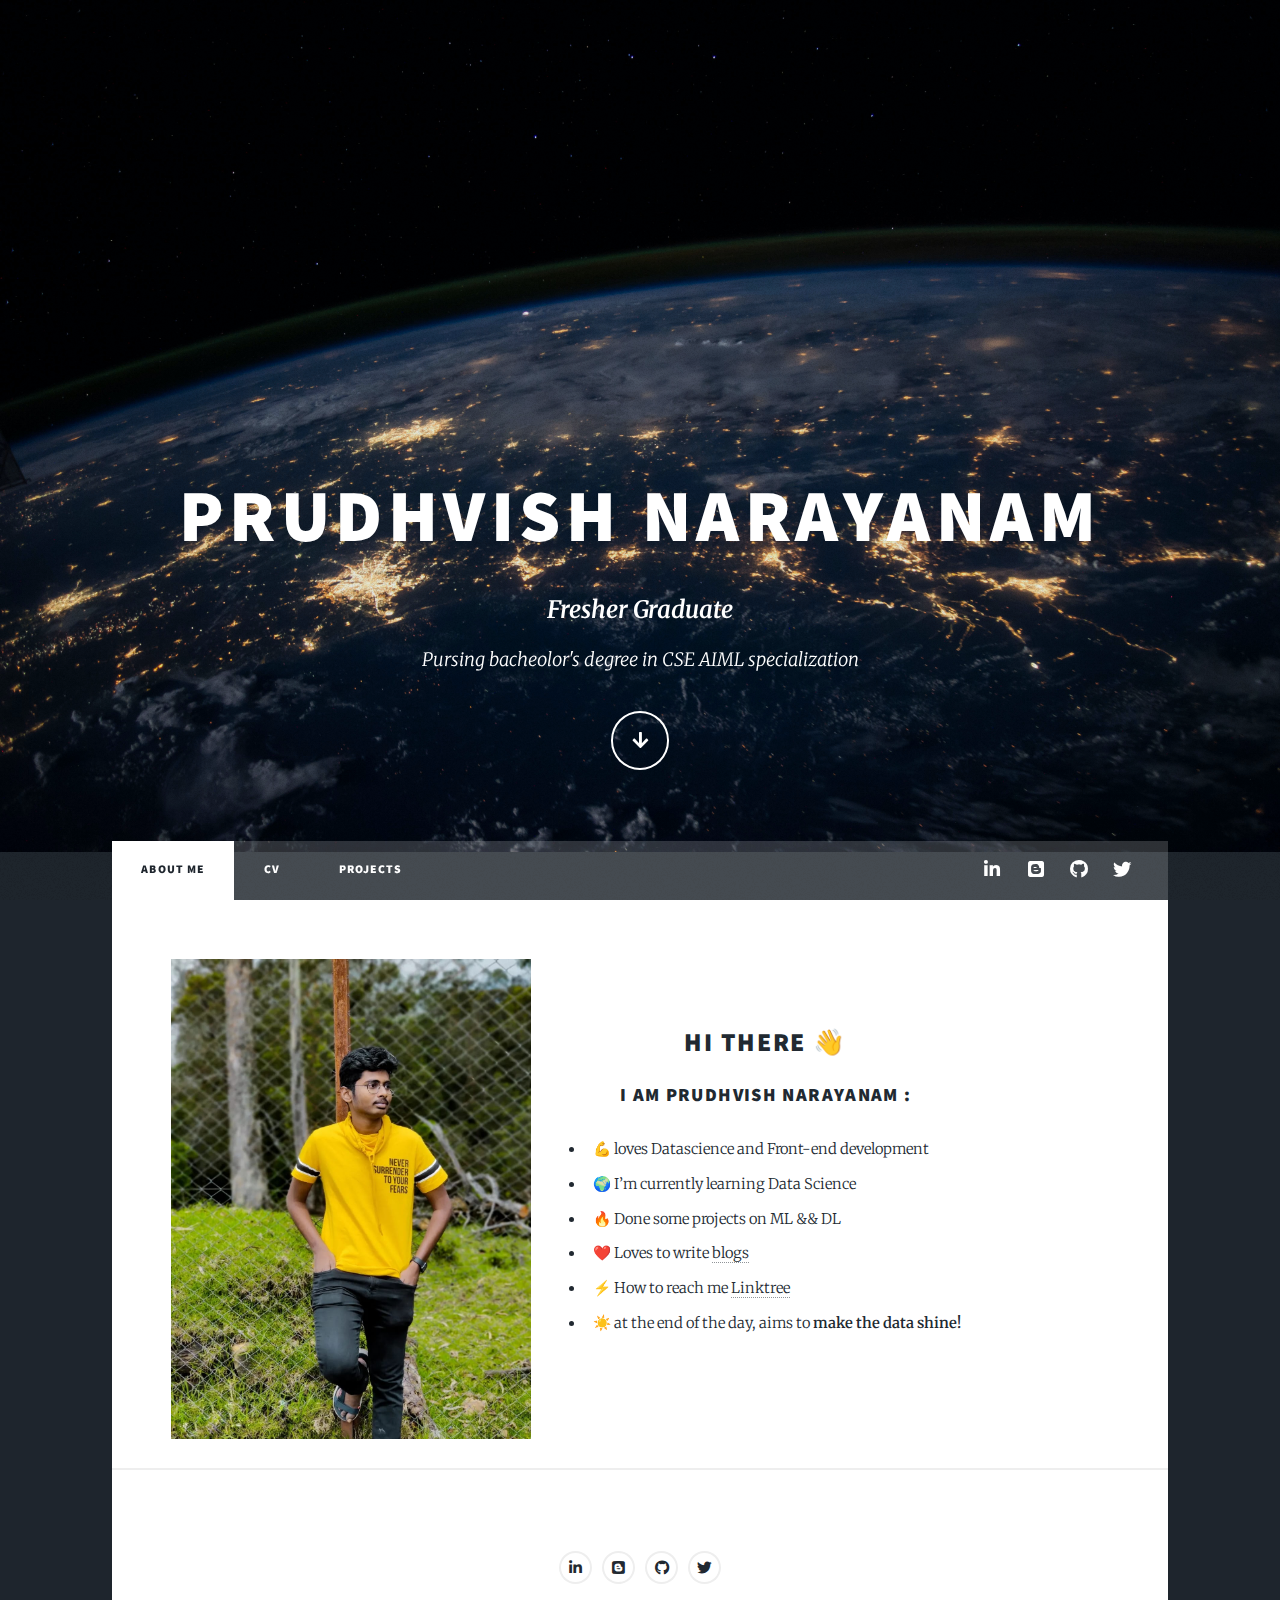
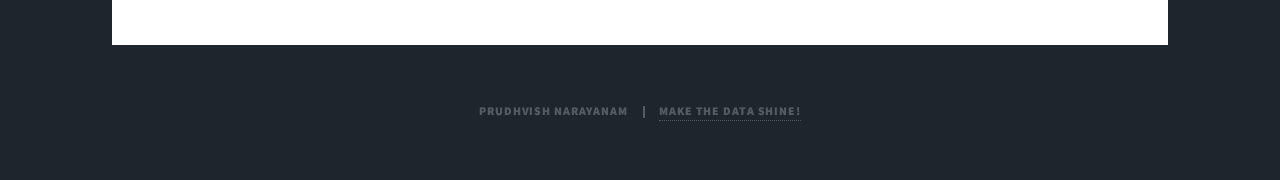
<file: index.html>
<!DOCTYPE HTML>
<!--
	Massively by HTML5 UP
	html5up.net | @ajlkn
	Free for personal and commercial use under the CCA 3.0 license (html5up.net/license)
-->
<html>
	<head>
		<title>Prudhvish Narayanam</title>
		<meta charset="utf-8" />
		<meta name="viewport" content="width=device-width, initial-scale=1, user-scalable=no" />
		<link rel="stylesheet" href="assets/css/main.css" />
		<noscript><link rel="stylesheet" href="assets/css/noscript.css" /></noscript>
	</head>
	<body class="is-preload">

		<!-- Wrapper -->
			<div id="wrapper" class="fade-in">

				<!-- Intro -->
					<div id="intro">
						<h1>
						Prudhvish Narayanam
						</h1>
						<p><b><font size=5px>Fresher Graduate</font></b><br> Pursing bacheolor's degree in CSE AIML specialization </br> </p>
						<ul class="actions">
							<li><a href="#header" class="button icon solid solo fa-arrow-down scrolly">Continue</a></li>
						</ul>
					</div>

				<!-- Header -->
					<header id="header">
						<a href="index.html" class="logo">Make the data shine!</a>
					</header>

				<!-- Nav -->
					<nav id="nav">
						<ul class="links">
							<li class="active"><a href="index.html">About Me</a></li>
							<li><a href="generic.html">CV</a></li>
							<li><a href="elements.html">Projects</a></li>
						</ul>
						<ul class="icons">
							<li><a href="mailto:prudhvish@gmail.com" class="icon brands fa-Envelope"><span class="label">Mail</span></a></li>
							<li><a href="https://www.linkedin.com/in/prudhvish11/" class="icon brands fa-linkedin-in"><span class="label">LinkedIn</span></a></li>
							<li><a href="https://reasonswhy77.blogspot.com/" class="icon brands fa-blogger"><span class="label">Medium</span></a></li>
							<li><a href="https://github.com/prudhvish11" class="icon brands fa-github"><span class="label">GitHub</span></a></li>
							<li><a href="https://twitter.com/prudhvish11" class="icon brands fa-twitter"><span class="label">Twitter</span></a></li>
						</ul>
					</nav>

				<!-- Main -->
					<div id="main">
						<!-- Featured Post -->
						<div class="image-txt-container">
							<img src="images/pic10.jpg" width="360" height="480">
							<article class="post featured">

								<center>
								<h2>
									Hi there 👋
								</h2>
								<h3>I am Prudhvish Narayanam :</h3></center>
								<ul>
								<li>💪 loves Datascience and Front-end development</li>
								<li>🌍 I’m currently learning Data Science </li>
								<li>🔥 Done some projects on ML && DL</li>
								<li>❤️ Loves to write <a href="https://reasonswhy77.blogspot.com/">blogs</a></li>
								<li>⚡ How to reach me <a href="https://linktr.ee/prudhvishn">Linktree</a></li>
								<li>☀️ at the end of the day, aims to <b>make the data shine!</b></li>
								</ul>
							</article>
						  </div>

							</section>

						<!-- Footer -->
							<footer>

								<center>

									<section>
										<h3></h3>
										<ul class="icons alt">
											<li><a href="https://www.linkedin.com/in/prudhvish11/" class="icon brands fa-linkedin-in"><span class="label">LinkedIn</span></a></li>
											<li><a href="https://reasonswhy77.blogspot.com/" class="icon brands fa-blogger"><span class="label">Medium</span></a></li>
											<li><a href="https://github.com/prudhvish11" class="icon brands fa-github"><span class="label">GitHub</span></a></li>
											<li><a href="https://twitter.com/prudhvish11" class="icon brands fa-twitter"><span class="label">Twitter</span></a></li>
										</ul>

								</section>
							</center>
							</footer>

					</div>





				<!-- Copyright -->
					<div id="copyright">
						<ul><li>Prudhvish Narayanam</li><li> <a href="#">Make the data shine!</a></li></ul>
					</div>

			</div>

		<!-- Scripts -->
			<script src="assets/js/jquery.min.js"></script>
			<script src="assets/js/jquery.scrollex.min.js"></script>
			<script src="assets/js/jquery.scrolly.min.js"></script>
			<script src="assets/js/browser.min.js"></script>
			<script src="assets/js/breakpoints.min.js"></script>
			<script src="assets/js/util.js"></script>
			<script src="assets/js/main.js"></script>

	</body>
</html>
</file>
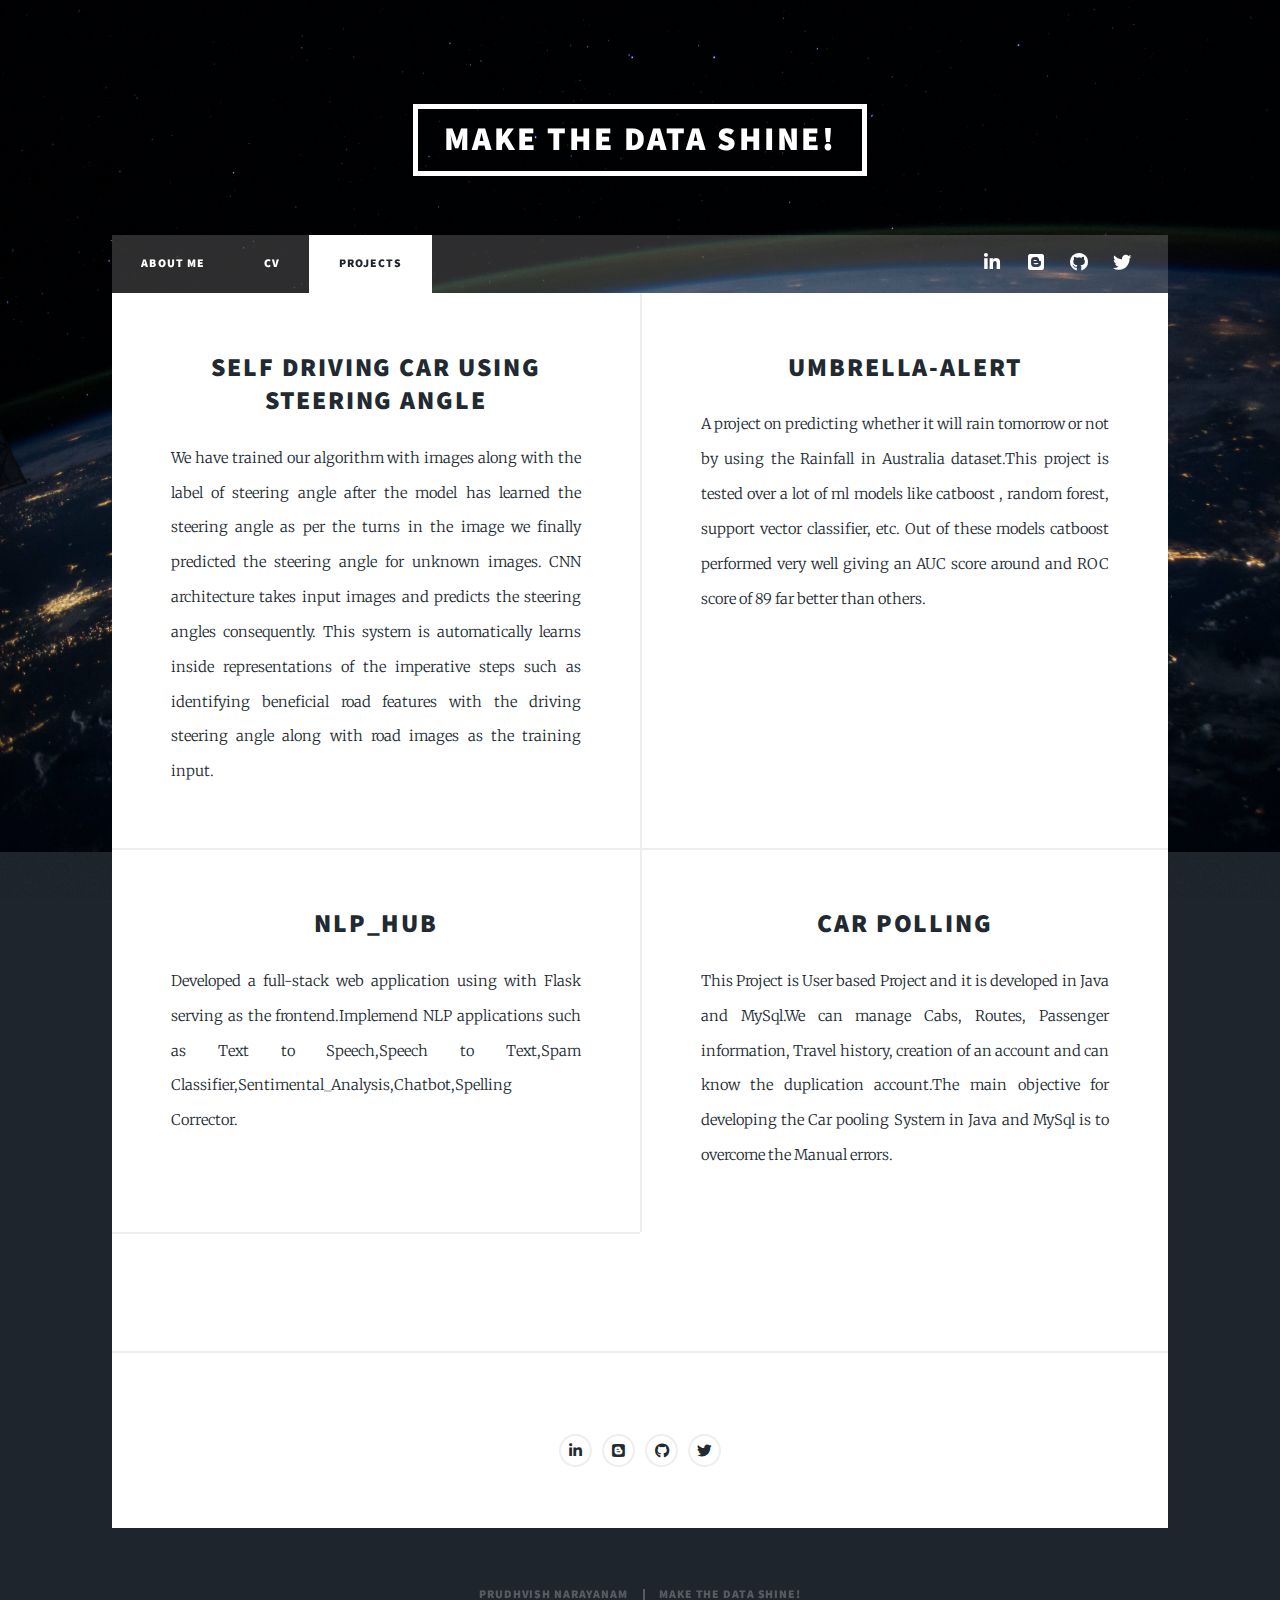
<file: elements.html>
<!DOCTYPE HTML>
<!--
	Massively by HTML5 UP
	html5up.net | @ajlkn
	Free for personal and commercial use under the CCA 3.0 license (html5up.net/license)
-->
<html>
	<head>
		<title>Prudhvish Narayanam - Projects</title>
		<meta charset="utf-8" />
		<meta name="viewport" content="width=device-width, initial-scale=1, user-scalable=no" />
		<link rel="stylesheet" href="assets/css/main.css" />
		<noscript><link rel="stylesheet" href="assets/css/noscript.css" /></noscript>
	</head>
	<body class="is-preload">

		<!-- Wrapper -->
			<div id="wrapper">

				<!-- Header -->
					<header id="header">
						<a href="index.html" class="logo">Make the data shine!</a>
					</header>

				<!-- Nav -->
					<nav id="nav">
						<ul class="links">
							<li><a href="index.html">About Me</a></li>
							<li><a href="generic.html">CV</a></li>
							<li class="active"><a href="elements.html">Projects</a></li>
						</ul>
						<ul class="icons">
							<li><a href="https://www.linkedin.com/in/prudhvish11/" class="icon brands fa-linkedin-in"><span class="label">LinkedIn</span></a></li>
							<li><a href="https://reasonswhy77.blogspot.com/" class="icon brands fa-blogger"><span class="label">Medium</span></a></li>
							<li><a href="https://github.com/prudhvish11" class="icon brands fa-github"><span class="label">GitHub</span></a></li>
							<li><a href="https://twitter.com/prudhvish11" class="icon brands fa-twitter"><span class="label">Twitter</span></a></li>
						</ul>
					</nav>

				<!-- Main -->
					<div id="main">

						<section class="posts">

							<article>
								<a href="https://github.com/prudhvish11/Smart_Steer"><h2>Self Driving Car using steering angle</h2></a>
								<p> We have trained our algorithm with images along with the label of steering angle after the model has learned the steering angle as per the turns in the image we finally predicted the steering angle for unknown images. CNN architecture takes input images and predicts the steering angles consequently. This system is automatically learns inside representations of the imperative steps such as identifying beneficial road features with the driving steering angle along with road images as the training input.</p>
							</article>
							<article>
								<a href="https://github.com/prudhvish11/Umbrella-Alert"><h2>Umbrella-Alert
								</h2></a>
								<p>A project on predicting whether it will rain tomorrow or not by using the Rainfall in Australia dataset.This project is tested over a lot of ml models like catboost , random forest, support vector classifier, etc. Out of these models catboost performed very well giving an AUC score around and ROC score of 89 far better than others.</p>
							</article>
							<article>
								<a href="https://github.com/prudhvish11/App_of_NLP"><h2>NLP_Hub</h2></a>
								<p> Developed a full-stack web application using with Flask serving as the frontend.Implemend NLP applications such as Text to Speech,Speech to Text,Spam Classifier,Sentimental_Analysis,Chatbot,Spelling Corrector. </p>
							</article>
							<article>
								<a href="https://github.com/prudhvish11/Car_Polling"><h2>Car Polling</h2></a>
								<p>This Project is User based Project and it is developed in Java and MySql.We can manage Cabs, Routes, Passenger information, Travel history, creation of an account and can know the duplication account.The main objective for developing the Car pooling System in Java and MySql is to overcome the Manual errors.</p>
							</article>
							<article>


						</section>


						<!-- Footer -->
						<footer>
							<center>

								<section>
									<h3></h3>
									<ul class="icons alt">
										<li><a href="https://www.linkedin.com/in/prudhvish11/" class="icon brands fa-linkedin-in"><span class="label">LinkedIn</span></a></li>
										<li><a href="https://reasonswhy77.blogspot.com/" class="icon brands fa-blogger"><span class="label">Medium</span></a></li>
										<li><a href="https://github.com/prudhvish11" class="icon brands fa-github"><span class="label">GitHub</span></a></li>
										<li><a href="https://twitter.com/prudhvish11" class="icon brands fa-twitter"><span class="label">Twitter</span></a></li>
									</ul>

							</section>
						</center>
						</footer>

				</div>





			<!-- Copyright -->
				<div id="copyright">
					<ul><li>Prudhvish Narayanam</li><li> <a href="#">Make the data shine!</a></li></ul>
				</div>

			</div>

		<!-- Scripts -->
			<script src="assets/js/jquery.min.js"></script>
			<script src="assets/js/jquery.scrollex.min.js"></script>
			<script src="assets/js/jquery.scrolly.min.js"></script>
			<script src="assets/js/browser.min.js"></script>
			<script src="assets/js/breakpoints.min.js"></script>
			<script src="assets/js/util.js"></script>
			<script src="assets/js/main.js"></script>

	</body>
</html>
</file>
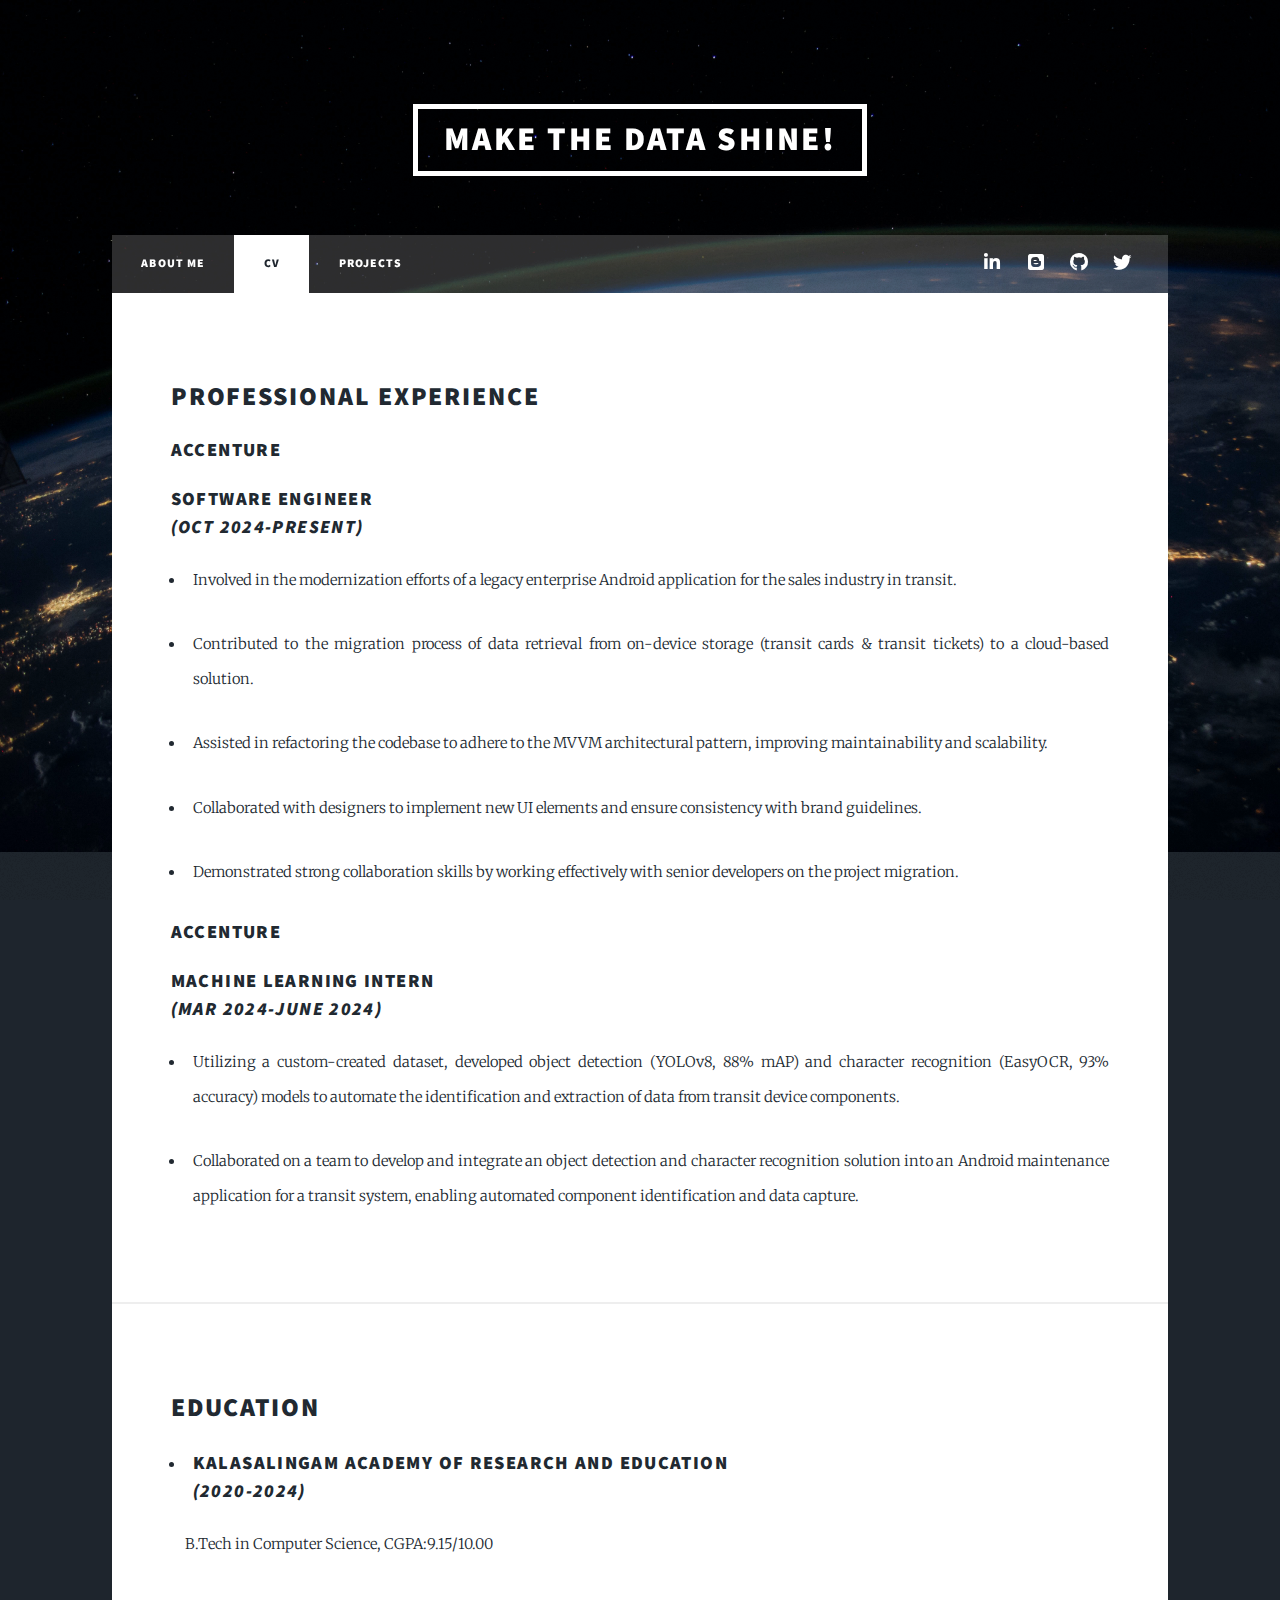
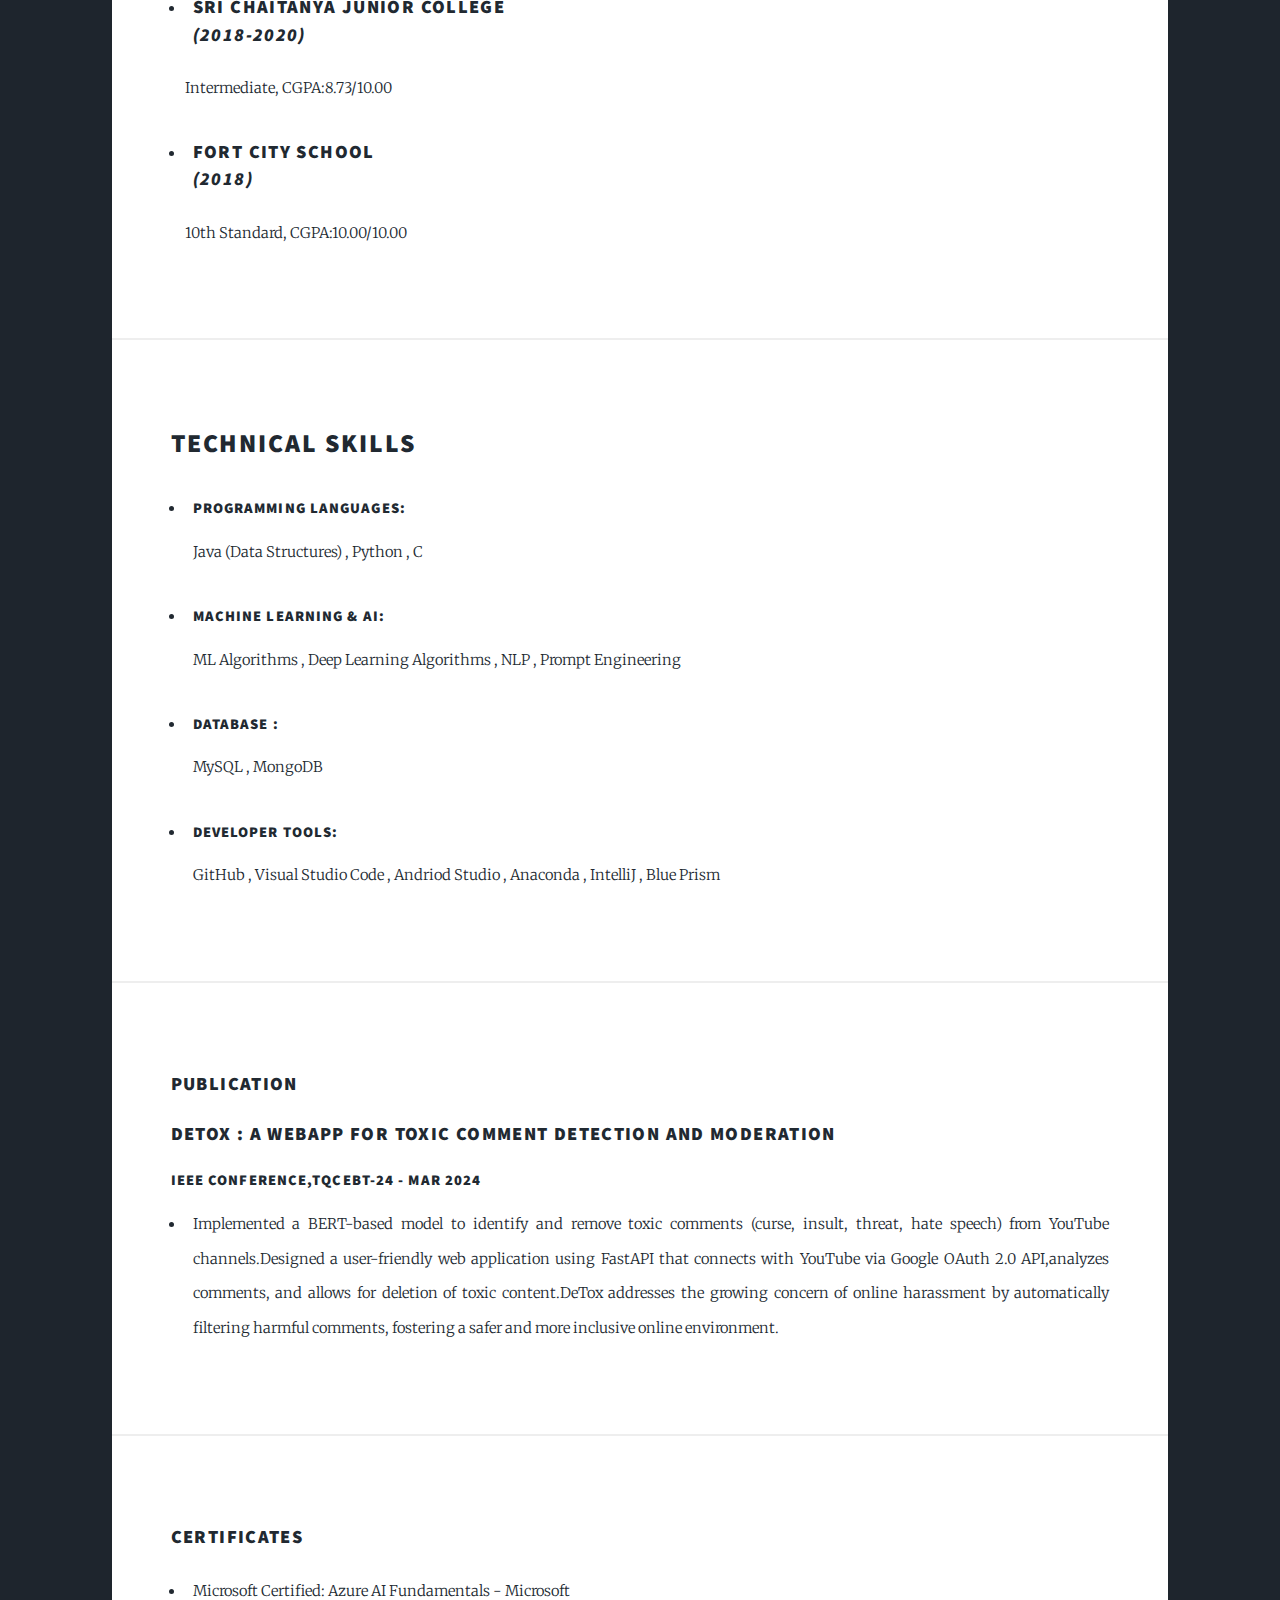
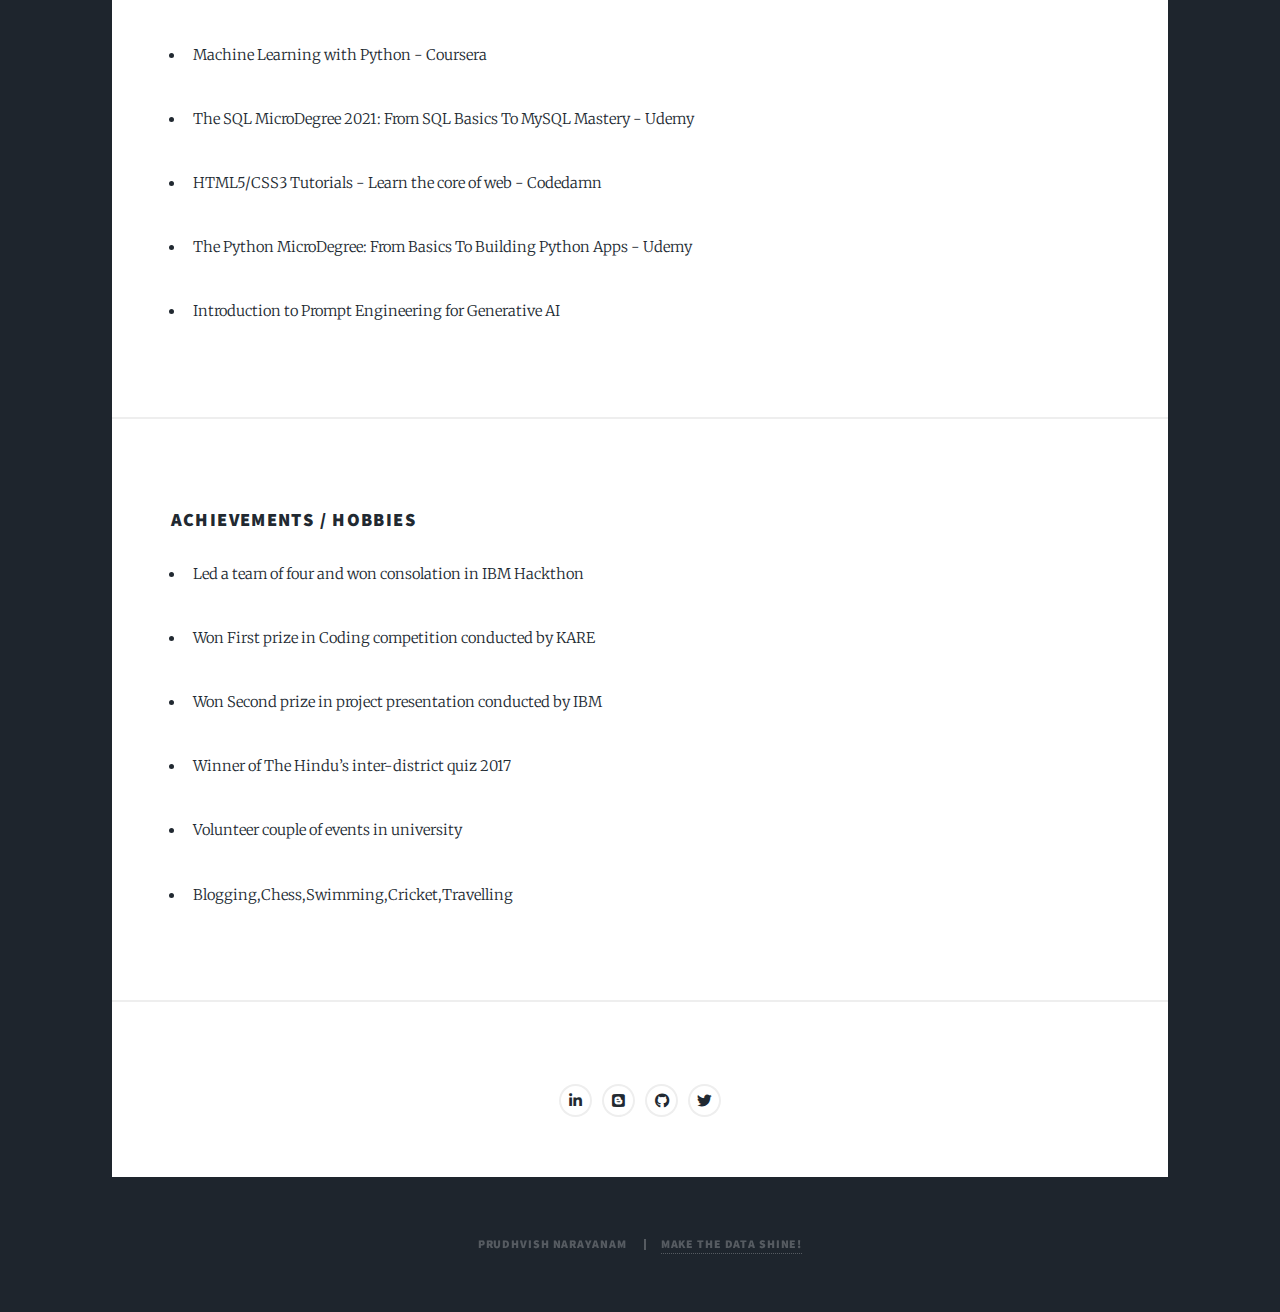
<file: generic.html>
<!DOCTYPE HTML>
<!--
	Massively by HTML5 UP
	html5up.net | @ajlkn
	Free for personal and commercial use under the CCA 3.0 license (html5up.net/license)
-->
<html>

<head>
	<title>Prudhvish Narayanam - CV</title>
	<meta charset="utf-8" />
	<meta name="viewport" content="width=device-width, initial-scale=1, user-scalable=no" />
	<link rel="stylesheet" href="assets/css/main.css" />
	<noscript>
		<link rel="stylesheet" href="assets/css/noscript.css" />
	</noscript>
</head>

<body class="is-preload">

	<!-- Wrapper -->
	<div id="wrapper">

		<!-- Header -->
		<header id="header">
			<a href="index.html" class="logo">Make the data shine!</a>
		</header>

		<!-- Nav -->
		<nav id="nav">
			<ul class="links">
				<li><a href="index.html">About Me</a></li>
				<li class="active"><a href="generic.html">CV</a></li>
				<li><a href="elements.html">Projects</a></li>
			</ul>
			<ul class="icons">
				<li><a href="https://www.linkedin.com/in/prudhvish11/" class="icon brands fa-linkedin-in"><span class="label">LinkedIn</span></a></li>
				<li><a href="https://reasonswhy77.blogspot.com/" class="icon brands fa-blogger"><span class="label">Medium</span></a></li>
				<li><a href="https://github.com/prudhvish11" class="icon brands fa-github"><span class="label">GitHub</span></a></li>
				<li><a href="https://twitter.com/prudhvish11" class="icon brands fa-twitter"><span class="label">Twitter</span></a></li>
			</ul>
		</nav>

		<!-- Main -->
		<div id="main">

			<!-- Post -->
			<section class="post">
				<div class="row">
					<div class="col-12 col-12-small">
						<h2>PROFESSIONAL EXPERIENCE </h2>
						
                                                <h3>Accenture</h3>
						<h3>Software Engineer  </br> <i>(Oct 2024-Present)</i></h3>
						<ul>
							<li>
								<p>Involved in the modernization efforts of a legacy enterprise Android application for the sales industry in transit.</p>
							</li>
							<li>
								<p>Contributed to the migration process of data retrieval from on-device storage (transit cards & transit tickets) to a cloud-based solution. </p>
							</li>
							<li>
								<p>Assisted in refactoring the codebase to adhere to the MVVM architectural pattern, improving maintainability and scalability. </p>
							</li>
							<li>
								<p>Collaborated with designers to implement new UI elements and ensure consistency with brand guidelines. </p>
							</li>
							<li>
								<p>Demonstrated strong collaboration skills by working effectively with senior developers on the project migration.</p>
							</li>
						</ul>

						<h3>Accenture</h3>
						<h3>Machine Learning Intern </br> <i>(Mar 2024-June 2024)</i></h3>
						<ul>
							<li>
								<p>Utilizing a custom-created dataset, developed object detection (YOLOv8, 88% mAP) and character recognition (EasyOCR, 93% accuracy) models to automate the identification and extraction of data from transit device components. </p>
							</li>
							<li>
								<p>Collaborated on a team to develop and integrate an object detection and character recognition solution into an  Android maintenance application for a transit system, enabling automated component identification and data capture.</p>
							</li>
						</ul>
			</section>
			<section class="post">
				<h2>Education</h2>
				<ul>

					<li>
						<h3>Kalasalingam Academy of Research and Education</br><i>(2020-2024)</i></h3>
					</li>
					<p>B.Tech in Computer Science, CGPA:9.15/10.00</p>

					<li>
						<h3>Sri Chaitanya Junior College</br><i>(2018-2020)</i></h3>
					</li>

					<p>Intermediate, CGPA:8.73/10.00</p>

					<li>
						<h3>Fort City School</br><i>(2018)</i></h3>
					</li>

					<p>10th Standard, CGPA:10.00/10.00</p>
				</ul>
			</section>

			</section>
			<section class="post">
				<h2>Technical Skills</h2>
				<ul>
					<li>
						<p><h4>Programming Languages: </h4> Java (Data Structures) , Python , C </p>
					</li>
					<li>
						<p><h4>Machine Learning & AI: </h4> ML Algorithms , Deep Learning Algorithms , NLP , Prompt Engineering  </p>
					</li>
					<li>
						<p><h4>Database : </h4>MySQL , MongoDB </p>
					</li>
					<li>
						<p><h4>Developer Tools: </h4> GitHub , Visual Studio Code , Andriod Studio , Anaconda , IntelliJ , Blue Prism</p>
					</li>


				</ul>
			</section>

		</section>
		<section class="post">
			<h3>Publication</h3>
			<h3><a href="https://ieeexplore.ieee.org/document/10545229">DeTox : A WebApp for Toxic Comment Detection and Moderation </a></h3>
			<h4>IEEE Conference,TQCEBT-24 - Mar 2024</h4>
			<ul>
				<li>
					<p>Implemented a BERT-based model to identify and remove toxic comments (curse, insult, threat, hate speech) from YouTube channels.Designed a user-friendly web application using FastAPI that connects with YouTube via Google OAuth 2.0 API,analyzes comments, and allows for deletion of toxic content.DeTox addresses the growing concern of online harassment by automatically filtering harmful comments, fostering a safer and more inclusive online environment. </p>
				</li>
			</ul>
		</section>


	</section>
	<section class="post">
		<h3>Certificates</h3>
		<ul>
			<li>
				<p>Microsoft Certified: Azure AI Fundamentals - Microsoft</p>
			</li>
			<li>
				<p>Machine Learning with Python - Coursera </p>
			</li>
			<li>
				<p>The SQL MicroDegree 2021: From SQL Basics To MySQL Mastery - Udemy </p>
			</li>
			<li>
				<p>HTML5/CSS3 Tutorials - Learn the core of web - Codedamn </p>
			</li>
			<li>
				<p>The Python MicroDegree: From Basics To Building Python Apps - Udemy </p>
			</li>
			<li>
				<p>Introduction to Prompt Engineering for Generative AI </p>
			</li>
		</ul>
	</section>

</section>
<section class="post">
	<h3>Achievements / Hobbies</h3>
	<ul>
		<li>
			<p>Led a team of four and won consolation in IBM Hackthon</p>
		</li>
		<li>
			<p>Won First prize in Coding competition conducted by KARE </p>
		</li>
		<li>
			<p>Won Second prize in project presentation conducted by IBM</p>
		</li>
		<li>
			<p>Winner of The Hindu’s inter-district quiz 2017 </p>
		</li>
		<li>
			<p>Volunteer couple of events in university </p>
		</li>
		<li>
			<p>Blogging,Chess,Swimming,Cricket,Travelling</p>
		</li>
	</ul>
</section>





			<!-- Footer -->
			<footer>
				<center>

					<section>
						<h3></h3>
						<ul class="icons alt">
							<li><a href="https://www.linkedin.com/in/prudhvish11/" class="icon brands fa-linkedin-in"><span class="label">LinkedIn</span></a></li>
							<li><a href="https://reasonswhy77.blogspot.com/" class="icon brands fa-blogger"><span class="label">Medium</span></a></li>
							<li><a href="https://github.com/prudhvish11" class="icon brands fa-github"><span class="label">GitHub</span></a></li>
							<li><a href="https://twitter.com/prudhvish11" class="icon brands fa-twitter"><span class="label">Twitter</span></a></li>
						</ul>

					</section>
				</center>
			</footer>

		</div>







		<!-- Copyright -->
		<div id="copyright">
			<ul>
				<li> Prudhvish Narayanam</li>
				<li> <a href="#">Make the data shine!</a></li>
			</ul>
		</div>


	</div>

	<!-- Scripts -->
	<script src="assets/js/jquery.min.js"></script>
	<script src="assets/js/jquery.scrollex.min.js"></script>
	<script src="assets/js/jquery.scrolly.min.js"></script>
	<script src="assets/js/browser.min.js"></script>
	<script src="assets/js/breakpoints.min.js"></script>
	<script src="assets/js/util.js"></script>
	<script src="assets/js/main.js"></script>

</body>

</html>
</file>
<file: assets/css/main.css>
@import url(fontawesome-all.min.css);
@import url("https://fonts.googleapis.com/css?family=Merriweather:300,700,300italic,700italic|Source+Sans+Pro:900");

/*
	Massively by HTML5 UP
	html5up.net | @ajlkn
	Free for personal and commercial use under the CCA 3.0 license (html5up.net/license)
*/

html, body, div, span, applet, object,
iframe, h1, h2, h3, h4, h5, h6, p, blockquote,
pre, a, abbr, acronym, address, big, cite,
code, del, dfn, em, img, ins, kbd, q, s, samp,
small, strike, strong, sub, sup, tt, var, b,
u, i, center, dl, dt, dd, ol, ul, li, fieldset,
form, label, legend, table, caption, tbody,
tfoot, thead, tr, th, td, article, aside,
canvas, details, embed, figure, figcaption,
footer, header, hgroup, menu, nav, output, ruby,
section, summary, time, mark, audio, video {
	margin: 0;
	padding: 0;
	border: 0;
	font-size: 100%;
	font: inherit;
	vertical-align: baseline;}

article, aside, details, figcaption, figure,
footer, header, hgroup, menu, nav, section {
	display: block;}

body {
	line-height: 1;
}

ol, ul {
	list-style: none;
}

blockquote, q {
	quotes: none;
}

	blockquote:before, blockquote:after, q:before, q:after {
		content: '';
		content: none;
	}

table {
	border-collapse: collapse;
	border-spacing: 0;
}

body {
	-webkit-text-size-adjust: none;
}

mark {
	background-color: transparent;
	color: inherit;
}

input::-moz-focus-inner {
	border: 0;
	padding: 0;
}

input, select, textarea {
	-moz-appearance: none;
	-webkit-appearance: none;
	-ms-appearance: none;
	appearance: none;
}

/* Basic */

	@-ms-viewport {
		width: device-width;
	}

	body {
		-ms-overflow-style: scrollbar;
	}

	@media screen and (max-width: 480px) {

		html, body {
			min-width: 320px;
		}

	}

	html {
		box-sizing: border-box;
	}

	*, *:before, *:after {
		box-sizing: inherit;
	}

	body {
		background-color: #1e252d;
	}

		body.is-preload *, body.is-preload *:before, body.is-preload *:after {
			-moz-animation: none !important;
			-webkit-animation: none !important;
			-ms-animation: none !important;
			animation: none !important;
			-moz-transition: none !important;
			-webkit-transition: none !important;
			-ms-transition: none !important;
			transition: none !important;
		}

/* Type */

	html {
		font-size: 16pt;
	}

		@media screen and (max-width: 1680px) {

			html {
				font-size: 12pt;
			}

		}

		@media screen and (max-width: 1280px) {

			html {
				font-size: 11pt;
			}

		}

		@media screen and (max-width: 360px) {

			html {
				font-size: 10pt;
			}

		}

	body {
		color: #212931;
	}

	body, input, select, textarea {
		font-family: "Merriweather", Georgia, serif;
		font-weight: 300;
		font-size: 1rem;
		line-height: 2.375;
	}

	a {
		-moz-transition: color 0.2s ease-in-out, background-color 0.2s ease-in-out, border-color 0.2s ease-in-out, box-shadow 0.2s ease-in-out;
		-webkit-transition: color 0.2s ease-in-out, background-color 0.2s ease-in-out, border-color 0.2s ease-in-out, box-shadow 0.2s ease-in-out;
		-ms-transition: color 0.2s ease-in-out, background-color 0.2s ease-in-out, border-color 0.2s ease-in-out, box-shadow 0.2s ease-in-out;
		transition: color 0.2s ease-in-out, background-color 0.2s ease-in-out, border-color 0.2s ease-in-out, box-shadow 0.2s ease-in-out;
		border-bottom: dotted 1px;
		text-decoration: none;
	}

		a:hover {
			border-bottom-color: transparent;
		}

	strong, b {
		font-weight: 600;
	}

	em, i {
		font-style: italic;
	}

	p {
		text-align: justify;
		margin: 0 0 2rem 0;
	}

	h1, h2, h3, h4, h5, h6 {
		font-family: "Source Sans Pro", Helvetica, sans-serif;
		font-weight: 900;
		line-height: 1.5;
		letter-spacing: 0.075em;
		text-transform: uppercase;
		margin: 0 0 1rem 0;
	}

		h1 a, h2 a, h3 a, h4 a, h5 a, h6 a {
			border-bottom: 0;
			color: inherit;
			text-decoration: none;
		}

	h1 {
		font-size: 4rem;
		line-height: 1.1;
		margin: 0 0 2rem 0;
	}

	h2 {
		font-size: 1.75rem;
		line-height: 1.3;
		margin: 0 0 1.5rem 0;
	}

	h3 {
		font-size: 1.25rem;
		margin: 0 0 1.5rem 0;
	}

	h4 {
		font-size: 1rem;
	}

	h5 {
		font-size: 0.9rem;
	}

	h6 {
		font-size: 0.8rem;
	}

	sub {
		font-size: 0.8rem;
		position: relative;
		top: 0.5rem;
	}

	sup {
		font-size: 0.8rem;
		position: relative;
		top: -0.5rem;
	}

	blockquote {
		border-left: solid 4px;
		font-style: italic;
		margin: 0 0 2rem 0;
		padding: 0.5rem 0 0.5rem 2rem;
	}

	code {
		border: solid 2px;
		font-family: "Courier New", monospace;
		font-size: 0.9rem;
		margin: 0 0.25rem;
		padding: 0.25rem 0.65rem;
	}

	pre {
		-webkit-overflow-scrolling: touch;
		font-family: "Courier New", monospace;
		font-size: 0.9rem;
		margin: 0 0 2rem 0;
	}

		pre code {
			display: block;
			line-height: 1.75;
			padding: 1rem 1.5rem;
			overflow-x: auto;
		}

	hr {
		border: 0;
		border-bottom: solid 2px;
		margin: 3rem 0;
	}

		hr.major {
			margin: 5rem 0;
		}

	.align-left {
		text-align: left;
	}

	.align-center {
		text-align: center;
	}

	.align-right {
		text-align: right;
	}

	input, select, textarea {
		color: #212931;
	}

	a {
		color: #212931;
		border-bottom-color: rgba(33, 41, 49, 0.5);
	}

		a:hover {
			border-bottom-color: transparent;
			color: #18bfef !important;
		}

	strong, b {
		color: #212931;
	}

	h1, h2, h3, h4, h5, h6 {
		color: #212931;
	}

	blockquote {
		border-left-color: #eeeeee;
	}

	code {
		background: rgba(220, 220, 220, 0.25);
		border-color: #eeeeee;
	}

	hr {
		border-bottom-color: #eeeeee;
	}

/* Row */

	.row {
		display: flex;
		flex-wrap: wrap;
		box-sizing: border-box;
		align-items: stretch;
	}

		.row > * {
			box-sizing: border-box;
		}

		.row.gtr-uniform > * > :last-child {
			margin-bottom: 0;
		}

		.row.aln-left {
			justify-content: flex-start;
		}

		.row.aln-center {
			justify-content: center;
		}

		.row.aln-right {
			justify-content: flex-end;
		}

		.row.aln-top {
			align-items: flex-start;
		}

		.row.aln-middle {
			align-items: center;
		}

		.row.aln-bottom {
			align-items: flex-end;
		}

		.row > .imp {
			order: -1;
		}

		.row > .col-1 {
			width: 8.33333%;
		}

		.row > .off-1 {
			margin-left: 8.33333%;
		}

		.row > .col-2 {
			width: 16.66667%;
		}

		.row > .off-2 {
			margin-left: 16.66667%;
		}

		.row > .col-3 {
			width: 25%;
		}

		.row > .off-3 {
			margin-left: 25%;
		}

		.row > .col-4 {
			width: 33.33333%;
		}

		.row > .off-4 {
			margin-left: 33.33333%;
		}

		.row > .col-5 {
			width: 41.66667%;
		}

		.row > .off-5 {
			margin-left: 41.66667%;
		}

		.row > .col-6 {
			width: 50%;
		}

		.row > .off-6 {
			margin-left: 50%;
		}

		.row > .col-7 {
			width: 58.33333%;
		}

		.row > .off-7 {
			margin-left: 58.33333%;
		}

		.row > .col-8 {
			width: 66.66667%;
		}

		.row > .off-8 {
			margin-left: 66.66667%;
		}

		.row > .col-9 {
			width: 75%;
		}

		.row > .off-9 {
			margin-left: 75%;
		}

		.row > .col-10 {
			width: 83.33333%;
		}

		.row > .off-10 {
			margin-left: 83.33333%;
		}

		.row > .col-11 {
			width: 91.66667%;
		}

		.row > .off-11 {
			margin-left: 91.66667%;
		}

		.row > .col-12 {
			width: 100%;
		}

		.row > .off-12 {
			margin-left: 100%;
		}

		.row.gtr-0 {
			margin-top: 0;
			margin-left: 0rem;
		}

			.row.gtr-0 > * {
				padding: 0 0 0 0rem;
			}

			.row.gtr-0.gtr-uniform {
				margin-top: 0rem;
			}

				.row.gtr-0.gtr-uniform > * {
					padding-top: 0rem;
				}

		.row.gtr-25 {
			margin-top: 0;
			margin-left: -0.375rem;
		}

			.row.gtr-25 > * {
				padding: 0 0 0 0.375rem;
			}

			.row.gtr-25.gtr-uniform {
				margin-top: -0.375rem;
			}

				.row.gtr-25.gtr-uniform > * {
					padding-top: 0.375rem;
				}

		.row.gtr-50 {
			margin-top: 0;
			margin-left: -0.75rem;
		}

			.row.gtr-50 > * {
				padding: 0 0 0 0.75rem;
			}

			.row.gtr-50.gtr-uniform {
				margin-top: -0.75rem;
			}

				.row.gtr-50.gtr-uniform > * {
					padding-top: 0.75rem;
				}

		.row {
			margin-top: 0;
			margin-left: -1.5rem;
		}

			.row > * {
				padding: 0 0 0 1.5rem;
			}

			.row.gtr-uniform {
				margin-top: -1.5rem;
			}

				.row.gtr-uniform > * {
					padding-top: 1.5rem;
				}

		.row.gtr-150 {
			margin-top: 0;
			margin-left: -2.25rem;
		}

			.row.gtr-150 > * {
				padding: 0 0 0 2.25rem;
			}

			.row.gtr-150.gtr-uniform {
				margin-top: -2.25rem;
			}

				.row.gtr-150.gtr-uniform > * {
					padding-top: 2.25rem;
				}

		.row.gtr-200 {
			margin-top: 0;
			margin-left: -3rem;
		}

			.row.gtr-200 > * {
				padding: 0 0 0 3rem;
			}

			.row.gtr-200.gtr-uniform {
				margin-top: -3rem;
			}

				.row.gtr-200.gtr-uniform > * {
					padding-top: 3rem;
				}

		@media screen and (max-width: 1680px) {

			.row {
				display: flex;
				flex-wrap: wrap;
				box-sizing: border-box;
				align-items: stretch;
			}

				.row > * {
					box-sizing: border-box;
				}

				.row.gtr-uniform > * > :last-child {
					margin-bottom: 0;
				}

				.row.aln-left {
					justify-content: flex-start;
				}

				.row.aln-center {
					justify-content: center;
				}

				.row.aln-right {
					justify-content: flex-end;
				}

				.row.aln-top {
					align-items: flex-start;
				}

				.row.aln-middle {
					align-items: center;
				}

				.row.aln-bottom {
					align-items: flex-end;
				}

				.row > .imp-xlarge {
					order: -1;
				}

				.row > .col-1-xlarge {
					width: 8.33333%;
				}

				.row > .off-1-xlarge {
					margin-left: 8.33333%;
				}

				.row > .col-2-xlarge {
					width: 16.66667%;
				}

				.row > .off-2-xlarge {
					margin-left: 16.66667%;
				}

				.row > .col-3-xlarge {
					width: 25%;
				}

				.row > .off-3-xlarge {
					margin-left: 25%;
				}

				.row > .col-4-xlarge {
					width: 33.33333%;
				}

				.row > .off-4-xlarge {
					margin-left: 33.33333%;
				}

				.row > .col-5-xlarge {
					width: 41.66667%;
				}

				.row > .off-5-xlarge {
					margin-left: 41.66667%;
				}

				.row > .col-6-xlarge {
					width: 50%;
				}

				.row > .off-6-xlarge {
					margin-left: 50%;
				}

				.row > .col-7-xlarge {
					width: 58.33333%;
				}

				.row > .off-7-xlarge {
					margin-left: 58.33333%;
				}

				.row > .col-8-xlarge {
					width: 66.66667%;
				}

				.row > .off-8-xlarge {
					margin-left: 66.66667%;
				}

				.row > .col-9-xlarge {
					width: 75%;
				}

				.row > .off-9-xlarge {
					margin-left: 75%;
				}

				.row > .col-10-xlarge {
					width: 83.33333%;
				}

				.row > .off-10-xlarge {
					margin-left: 83.33333%;
				}

				.row > .col-11-xlarge {
					width: 91.66667%;
				}

				.row > .off-11-xlarge {
					margin-left: 91.66667%;
				}

				.row > .col-12-xlarge {
					width: 100%;
				}

				.row > .off-12-xlarge {
					margin-left: 100%;
				}

				.row.gtr-0 {
					margin-top: 0;
					margin-left: 0rem;
				}

					.row.gtr-0 > * {
						padding: 0 0 0 0rem;
					}

					.row.gtr-0.gtr-uniform {
						margin-top: 0rem;
					}

						.row.gtr-0.gtr-uniform > * {
							padding-top: 0rem;
						}

				.row.gtr-25 {
					margin-top: 0;
					margin-left: -0.375rem;
				}

					.row.gtr-25 > * {
						padding: 0 0 0 0.375rem;
					}

					.row.gtr-25.gtr-uniform {
						margin-top: -0.375rem;
					}

						.row.gtr-25.gtr-uniform > * {
							padding-top: 0.375rem;
						}

				.row.gtr-50 {
					margin-top: 0;
					margin-left: -0.75rem;
				}

					.row.gtr-50 > * {
						padding: 0 0 0 0.75rem;
					}

					.row.gtr-50.gtr-uniform {
						margin-top: -0.75rem;
					}

						.row.gtr-50.gtr-uniform > * {
							padding-top: 0.75rem;
						}

				.row {
					margin-top: 0;
					margin-left: -1.5rem;
				}

					.row > * {
						padding: 0 0 0 1.5rem;
					}

					.row.gtr-uniform {
						margin-top: -1.5rem;
					}

						.row.gtr-uniform > * {
							padding-top: 1.5rem;
						}

				.row.gtr-150 {
					margin-top: 0;
					margin-left: -2.25rem;
				}

					.row.gtr-150 > * {
						padding: 0 0 0 2.25rem;
					}

					.row.gtr-150.gtr-uniform {
						margin-top: -2.25rem;
					}

						.row.gtr-150.gtr-uniform > * {
							padding-top: 2.25rem;
						}

				.row.gtr-200 {
					margin-top: 0;
					margin-left: -3rem;
				}

					.row.gtr-200 > * {
						padding: 0 0 0 3rem;
					}

					.row.gtr-200.gtr-uniform {
						margin-top: -3rem;
					}

						.row.gtr-200.gtr-uniform > * {
							padding-top: 3rem;
						}

		}

		@media screen and (max-width: 1280px) {

			.row {
				display: flex;
				flex-wrap: wrap;
				box-sizing: border-box;
				align-items: stretch;
			}

				.row > * {
					box-sizing: border-box;
				}

				.row.gtr-uniform > * > :last-child {
					margin-bottom: 0;
				}

				.row.aln-left {
					justify-content: flex-start;
				}

				.row.aln-center {
					justify-content: center;
				}

				.row.aln-right {
					justify-content: flex-end;
				}

				.row.aln-top {
					align-items: flex-start;
				}

				.row.aln-middle {
					align-items: center;
				}

				.row.aln-bottom {
					align-items: flex-end;
				}

				.row > .imp-large {
					order: -1;
				}

				.row > .col-1-large {
					width: 8.33333%;
				}

				.row > .off-1-large {
					margin-left: 8.33333%;
				}

				.row > .col-2-large {
					width: 16.66667%;
				}

				.row > .off-2-large {
					margin-left: 16.66667%;
				}

				.row > .col-3-large {
					width: 25%;
				}

				.row > .off-3-large {
					margin-left: 25%;
				}

				.row > .col-4-large {
					width: 33.33333%;
				}

				.row > .off-4-large {
					margin-left: 33.33333%;
				}

				.row > .col-5-large {
					width: 41.66667%;
				}

				.row > .off-5-large {
					margin-left: 41.66667%;
				}

				.row > .col-6-large {
					width: 50%;
				}

				.row > .off-6-large {
					margin-left: 50%;
				}

				.row > .col-7-large {
					width: 58.33333%;
				}

				.row > .off-7-large {
					margin-left: 58.33333%;
				}

				.row > .col-8-large {
					width: 66.66667%;
				}

				.row > .off-8-large {
					margin-left: 66.66667%;
				}

				.row > .col-9-large {
					width: 75%;
				}

				.row > .off-9-large {
					margin-left: 75%;
				}

				.row > .col-10-large {
					width: 83.33333%;
				}

				.row > .off-10-large {
					margin-left: 83.33333%;
				}

				.row > .col-11-large {
					width: 91.66667%;
				}

				.row > .off-11-large {
					margin-left: 91.66667%;
				}

				.row > .col-12-large {
					width: 100%;
				}

				.row > .off-12-large {
					margin-left: 100%;
				}

				.row.gtr-0 {
					margin-top: 0;
					margin-left: 0rem;
				}

					.row.gtr-0 > * {
						padding: 0 0 0 0rem;
					}

					.row.gtr-0.gtr-uniform {
						margin-top: 0rem;
					}

						.row.gtr-0.gtr-uniform > * {
							padding-top: 0rem;
						}

				.row.gtr-25 {
					margin-top: 0;
					margin-left: -0.375rem;
				}

					.row.gtr-25 > * {
						padding: 0 0 0 0.375rem;
					}

					.row.gtr-25.gtr-uniform {
						margin-top: -0.375rem;
					}

						.row.gtr-25.gtr-uniform > * {
							padding-top: 0.375rem;
						}

				.row.gtr-50 {
					margin-top: 0;
					margin-left: -0.75rem;
				}

					.row.gtr-50 > * {
						padding: 0 0 0 0.75rem;
					}

					.row.gtr-50.gtr-uniform {
						margin-top: -0.75rem;
					}

						.row.gtr-50.gtr-uniform > * {
							padding-top: 0.75rem;
						}

				.row {
					margin-top: 0;
					margin-left: -1.5rem;
				}

					.row > * {
						padding: 0 0 0 1.5rem;
					}

					.row.gtr-uniform {
						margin-top: -1.5rem;
					}

						.row.gtr-uniform > * {
							padding-top: 1.5rem;
						}

				.row.gtr-150 {
					margin-top: 0;
					margin-left: -2.25rem;
				}

					.row.gtr-150 > * {
						padding: 0 0 0 2.25rem;
					}

					.row.gtr-150.gtr-uniform {
						margin-top: -2.25rem;
					}

						.row.gtr-150.gtr-uniform > * {
							padding-top: 2.25rem;
						}

				.row.gtr-200 {
					margin-top: 0;
					margin-left: -3rem;
				}

					.row.gtr-200 > * {
						padding: 0 0 0 3rem;
					}

					.row.gtr-200.gtr-uniform {
						margin-top: -3rem;
					}

						.row.gtr-200.gtr-uniform > * {
							padding-top: 3rem;
						}

		}

		@media screen and (max-width: 980px) {

			.row {
				display: flex;
				flex-wrap: wrap;
				box-sizing: border-box;
				align-items: stretch;
			}

				.row > * {
					box-sizing: border-box;
				}

				.row.gtr-uniform > * > :last-child {
					margin-bottom: 0;
				}

				.row.aln-left {
					justify-content: flex-start;
				}

				.row.aln-center {
					justify-content: center;
				}

				.row.aln-right {
					justify-content: flex-end;
				}

				.row.aln-top {
					align-items: flex-start;
				}

				.row.aln-middle {
					align-items: center;
				}

				.row.aln-bottom {
					align-items: flex-end;
				}

				.row > .imp-medium {
					order: -1;
				}

				.row > .col-1-medium {
					width: 8.33333%;
				}

				.row > .off-1-medium {
					margin-left: 8.33333%;
				}

				.row > .col-2-medium {
					width: 16.66667%;
				}

				.row > .off-2-medium {
					margin-left: 16.66667%;
				}

				.row > .col-3-medium {
					width: 25%;
				}

				.row > .off-3-medium {
					margin-left: 25%;
				}

				.row > .col-4-medium {
					width: 33.33333%;
				}

				.row > .off-4-medium {
					margin-left: 33.33333%;
				}

				.row > .col-5-medium {
					width: 41.66667%;
				}

				.row > .off-5-medium {
					margin-left: 41.66667%;
				}

				.row > .col-6-medium {
					width: 50%;
				}

				.row > .off-6-medium {
					margin-left: 50%;
				}

				.row > .col-7-medium {
					width: 58.33333%;
				}

				.row > .off-7-medium {
					margin-left: 58.33333%;
				}

				.row > .col-8-medium {
					width: 66.66667%;
				}

				.row > .off-8-medium {
					margin-left: 66.66667%;
				}

				.row > .col-9-medium {
					width: 75%;
				}

				.row > .off-9-medium {
					margin-left: 75%;
				}

				.row > .col-10-medium {
					width: 83.33333%;
				}

				.row > .off-10-medium {
					margin-left: 83.33333%;
				}

				.row > .col-11-medium {
					width: 91.66667%;
				}

				.row > .off-11-medium {
					margin-left: 91.66667%;
				}

				.row > .col-12-medium {
					width: 100%;
				}

				.row > .off-12-medium {
					margin-left: 100%;
				}

				.row.gtr-0 {
					margin-top: 0;
					margin-left: 0rem;
				}

					.row.gtr-0 > * {
						padding: 0 0 0 0rem;
					}

					.row.gtr-0.gtr-uniform {
						margin-top: 0rem;
					}

						.row.gtr-0.gtr-uniform > * {
							padding-top: 0rem;
						}

				.row.gtr-25 {
					margin-top: 0;
					margin-left: -0.375rem;
				}

					.row.gtr-25 > * {
						padding: 0 0 0 0.375rem;
					}

					.row.gtr-25.gtr-uniform {
						margin-top: -0.375rem;
					}

						.row.gtr-25.gtr-uniform > * {
							padding-top: 0.375rem;
						}

				.row.gtr-50 {
					margin-top: 0;
					margin-left: -0.75rem;
				}

					.row.gtr-50 > * {
						padding: 0 0 0 0.75rem;
					}

					.row.gtr-50.gtr-uniform {
						margin-top: -0.75rem;
					}

						.row.gtr-50.gtr-uniform > * {
							padding-top: 0.75rem;
						}

				.row {
					margin-top: 0;
					margin-left: -1.5rem;
				}

					.row > * {
						padding: 0 0 0 1.5rem;
					}

					.row.gtr-uniform {
						margin-top: -1.5rem;
					}

						.row.gtr-uniform > * {
							padding-top: 1.5rem;
						}

				.row.gtr-150 {
					margin-top: 0;
					margin-left: -2.25rem;
				}

					.row.gtr-150 > * {
						padding: 0 0 0 2.25rem;
					}

					.row.gtr-150.gtr-uniform {
						margin-top: -2.25rem;
					}

						.row.gtr-150.gtr-uniform > * {
							padding-top: 2.25rem;
						}

				.row.gtr-200 {
					margin-top: 0;
					margin-left: -3rem;
				}

					.row.gtr-200 > * {
						padding: 0 0 0 3rem;
					}

					.row.gtr-200.gtr-uniform {
						margin-top: -3rem;
					}

						.row.gtr-200.gtr-uniform > * {
							padding-top: 3rem;
						}

		}

		@media screen and (max-width: 736px) {

			.row {
				display: flex;
				flex-wrap: wrap;
				box-sizing: border-box;
				align-items: stretch;
			}

				.row > * {
					box-sizing: border-box;
				}

				.row.gtr-uniform > * > :last-child {
					margin-bottom: 0;
				}

				.row.aln-left {
					justify-content: flex-start;
				}

				.row.aln-center {
					justify-content: center;
				}

				.row.aln-right {
					justify-content: flex-end;
				}

				.row.aln-top {
					align-items: flex-start;
				}

				.row.aln-middle {
					align-items: center;
				}

				.row.aln-bottom {
					align-items: flex-end;
				}

				.row > .imp-small {
					order: -1;
				}

				.row > .col-1-small {
					width: 8.33333%;
				}

				.row > .off-1-small {
					margin-left: 8.33333%;
				}

				.row > .col-2-small {
					width: 16.66667%;
				}

				.row > .off-2-small {
					margin-left: 16.66667%;
				}

				.row > .col-3-small {
					width: 25%;
				}

				.row > .off-3-small {
					margin-left: 25%;
				}

				.row > .col-4-small {
					width: 33.33333%;
				}

				.row > .off-4-small {
					margin-left: 33.33333%;
				}

				.row > .col-5-small {
					width: 41.66667%;
				}

				.row > .off-5-small {
					margin-left: 41.66667%;
				}

				.row > .col-6-small {
					width: 50%;
				}

				.row > .off-6-small {
					margin-left: 50%;
				}

				.row > .col-7-small {
					width: 58.33333%;
				}

				.row > .off-7-small {
					margin-left: 58.33333%;
				}

				.row > .col-8-small {
					width: 66.66667%;
				}

				.row > .off-8-small {
					margin-left: 66.66667%;
				}

				.row > .col-9-small {
					width: 75%;
				}

				.row > .off-9-small {
					margin-left: 75%;
				}

				.row > .col-10-small {
					width: 83.33333%;
				}

				.row > .off-10-small {
					margin-left: 83.33333%;
				}

				.row > .col-11-small {
					width: 91.66667%;
				}

				.row > .off-11-small {
					margin-left: 91.66667%;
				}

				.row > .col-12-small {
					width: 100%;
				}

				.row > .off-12-small {
					margin-left: 100%;
				}

				.row.gtr-0 {
					margin-top: 0;
					margin-left: 0rem;
				}

					.row.gtr-0 > * {
						padding: 0 0 0 0rem;
					}

					.row.gtr-0.gtr-uniform {
						margin-top: 0rem;
					}

						.row.gtr-0.gtr-uniform > * {
							padding-top: 0rem;
						}

				.row.gtr-25 {
					margin-top: 0;
					margin-left: -0.375rem;
				}

					.row.gtr-25 > * {
						padding: 0 0 0 0.375rem;
					}

					.row.gtr-25.gtr-uniform {
						margin-top: -0.375rem;
					}

						.row.gtr-25.gtr-uniform > * {
							padding-top: 0.375rem;
						}

				.row.gtr-50 {
					margin-top: 0;
					margin-left: -0.75rem;
				}

					.row.gtr-50 > * {
						padding: 0 0 0 0.75rem;
					}

					.row.gtr-50.gtr-uniform {
						margin-top: -0.75rem;
					}

						.row.gtr-50.gtr-uniform > * {
							padding-top: 0.75rem;
						}

				.row {
					margin-top: 0;
					margin-left: -1.5rem;
				}

					.row > * {
						padding: 0 0 0 1.5rem;
					}

					.row.gtr-uniform {
						margin-top: -1.5rem;
					}

						.row.gtr-uniform > * {
							padding-top: 1.5rem;
						}

				.row.gtr-150 {
					margin-top: 0;
					margin-left: -2.25rem;
				}

					.row.gtr-150 > * {
						padding: 0 0 0 2.25rem;
					}

					.row.gtr-150.gtr-uniform {
						margin-top: -2.25rem;
					}

						.row.gtr-150.gtr-uniform > * {
							padding-top: 2.25rem;
						}

				.row.gtr-200 {
					margin-top: 0;
					margin-left: -3rem;
				}

					.row.gtr-200 > * {
						padding: 0 0 0 3rem;
					}

					.row.gtr-200.gtr-uniform {
						margin-top: -3rem;
					}

						.row.gtr-200.gtr-uniform > * {
							padding-top: 3rem;
						}

		}

		@media screen and (max-width: 480px) {

			.row {
				display: flex;
				flex-wrap: wrap;
				box-sizing: border-box;
				align-items: stretch;
			}

				.row > * {
					box-sizing: border-box;
				}

				.row.gtr-uniform > * > :last-child {
					margin-bottom: 0;
				}

				.row.aln-left {
					justify-content: flex-start;
				}

				.row.aln-center {
					justify-content: center;
				}

				.row.aln-right {
					justify-content: flex-end;
				}

				.row.aln-top {
					align-items: flex-start;
				}

				.row.aln-middle {
					align-items: center;
				}

				.row.aln-bottom {
					align-items: flex-end;
				}

				.row > .imp-xsmall {
					order: -1;
				}

				.row > .col-1-xsmall {
					width: 8.33333%;
				}

				.row > .off-1-xsmall {
					margin-left: 8.33333%;
				}

				.row > .col-2-xsmall {
					width: 16.66667%;
				}

				.row > .off-2-xsmall {
					margin-left: 16.66667%;
				}

				.row > .col-3-xsmall {
					width: 25%;
				}

				.row > .off-3-xsmall {
					margin-left: 25%;
				}

				.row > .col-4-xsmall {
					width: 33.33333%;
				}

				.row > .off-4-xsmall {
					margin-left: 33.33333%;
				}

				.row > .col-5-xsmall {
					width: 41.66667%;
				}

				.row > .off-5-xsmall {
					margin-left: 41.66667%;
				}

				.row > .col-6-xsmall {
					width: 50%;
				}

				.row > .off-6-xsmall {
					margin-left: 50%;
				}

				.row > .col-7-xsmall {
					width: 58.33333%;
				}

				.row > .off-7-xsmall {
					margin-left: 58.33333%;
				}

				.row > .col-8-xsmall {
					width: 66.66667%;
				}

				.row > .off-8-xsmall {
					margin-left: 66.66667%;
				}

				.row > .col-9-xsmall {
					width: 75%;
				}

				.row > .off-9-xsmall {
					margin-left: 75%;
				}

				.row > .col-10-xsmall {
					width: 83.33333%;
				}

				.row > .off-10-xsmall {
					margin-left: 83.33333%;
				}

				.row > .col-11-xsmall {
					width: 91.66667%;
				}

				.row > .off-11-xsmall {
					margin-left: 91.66667%;
				}

				.row > .col-12-xsmall {
					width: 100%;
				}

				.row > .off-12-xsmall {
					margin-left: 100%;
				}

				.row.gtr-0 {
					margin-top: 0;
					margin-left: 0rem;
				}

					.row.gtr-0 > * {
						padding: 0 0 0 0rem;
					}

					.row.gtr-0.gtr-uniform {
						margin-top: 0rem;
					}

						.row.gtr-0.gtr-uniform > * {
							padding-top: 0rem;
						}

				.row.gtr-25 {
					margin-top: 0;
					margin-left: -0.375rem;
				}

					.row.gtr-25 > * {
						padding: 0 0 0 0.375rem;
					}

					.row.gtr-25.gtr-uniform {
						margin-top: -0.375rem;
					}

						.row.gtr-25.gtr-uniform > * {
							padding-top: 0.375rem;
						}

				.row.gtr-50 {
					margin-top: 0;
					margin-left: -0.75rem;
				}

					.row.gtr-50 > * {
						padding: 0 0 0 0.75rem;
					}

					.row.gtr-50.gtr-uniform {
						margin-top: -0.75rem;
					}

						.row.gtr-50.gtr-uniform > * {
							padding-top: 0.75rem;
						}

				.row {
					margin-top: 0;
					margin-left: -1.5rem;
				}

					.row > * {
						padding: 0 0 0 1.5rem;
					}

					.row.gtr-uniform {
						margin-top: -1.5rem;
					}

						.row.gtr-uniform > * {
							padding-top: 1.5rem;
						}

				.row.gtr-150 {
					margin-top: 0;
					margin-left: -2.25rem;
				}

					.row.gtr-150 > * {
						padding: 0 0 0 2.25rem;
					}

					.row.gtr-150.gtr-uniform {
						margin-top: -2.25rem;
					}

						.row.gtr-150.gtr-uniform > * {
							padding-top: 2.25rem;
						}

				.row.gtr-200 {
					margin-top: 0;
					margin-left: -3rem;
				}

					.row.gtr-200 > * {
						padding: 0 0 0 3rem;
					}

					.row.gtr-200.gtr-uniform {
						margin-top: -3rem;
					}

						.row.gtr-200.gtr-uniform > * {
							padding-top: 3rem;
						}

		}

		@media screen and (max-width: 360px) {

			.row {
				display: flex;
				flex-wrap: wrap;
				box-sizing: border-box;
				align-items: stretch;
			}

				.row > * {
					box-sizing: border-box;
				}

				.row.gtr-uniform > * > :last-child {
					margin-bottom: 0;
				}

				.row.aln-left {
					justify-content: flex-start;
				}

				.row.aln-center {
					justify-content: center;
				}

				.row.aln-right {
					justify-content: flex-end;
				}

				.row.aln-top {
					align-items: flex-start;
				}

				.row.aln-middle {
					align-items: center;
				}

				.row.aln-bottom {
					align-items: flex-end;
				}

				.row > .imp-xxsmall {
					order: -1;
				}

				.row > .col-1-xxsmall {
					width: 8.33333%;
				}

				.row > .off-1-xxsmall {
					margin-left: 8.33333%;
				}

				.row > .col-2-xxsmall {
					width: 16.66667%;
				}

				.row > .off-2-xxsmall {
					margin-left: 16.66667%;
				}

				.row > .col-3-xxsmall {
					width: 25%;
				}

				.row > .off-3-xxsmall {
					margin-left: 25%;
				}

				.row > .col-4-xxsmall {
					width: 33.33333%;
				}

				.row > .off-4-xxsmall {
					margin-left: 33.33333%;
				}

				.row > .col-5-xxsmall {
					width: 41.66667%;
				}

				.row > .off-5-xxsmall {
					margin-left: 41.66667%;
				}

				.row > .col-6-xxsmall {
					width: 50%;
				}

				.row > .off-6-xxsmall {
					margin-left: 50%;
				}

				.row > .col-7-xxsmall {
					width: 58.33333%;
				}

				.row > .off-7-xxsmall {
					margin-left: 58.33333%;
				}

				.row > .col-8-xxsmall {
					width: 66.66667%;
				}

				.row > .off-8-xxsmall {
					margin-left: 66.66667%;
				}

				.row > .col-9-xxsmall {
					width: 75%;
				}

				.row > .off-9-xxsmall {
					margin-left: 75%;
				}

				.row > .col-10-xxsmall {
					width: 83.33333%;
				}

				.row > .off-10-xxsmall {
					margin-left: 83.33333%;
				}

				.row > .col-11-xxsmall {
					width: 91.66667%;
				}

				.row > .off-11-xxsmall {
					margin-left: 91.66667%;
				}

				.row > .col-12-xxsmall {
					width: 100%;
				}

				.row > .off-12-xxsmall {
					margin-left: 100%;
				}

				.row.gtr-0 {
					margin-top: 0;
					margin-left: 0rem;
				}

					.row.gtr-0 > * {
						padding: 0 0 0 0rem;
					}

					.row.gtr-0.gtr-uniform {
						margin-top: 0rem;
					}

						.row.gtr-0.gtr-uniform > * {
							padding-top: 0rem;
						}

				.row.gtr-25 {
					margin-top: 0;
					margin-left: -0.375rem;
				}

					.row.gtr-25 > * {
						padding: 0 0 0 0.375rem;
					}

					.row.gtr-25.gtr-uniform {
						margin-top: -0.375rem;
					}

						.row.gtr-25.gtr-uniform > * {
							padding-top: 0.375rem;
						}

				.row.gtr-50 {
					margin-top: 0;
					margin-left: -0.75rem;
				}

					.row.gtr-50 > * {
						padding: 0 0 0 0.75rem;
					}

					.row.gtr-50.gtr-uniform {
						margin-top: -0.75rem;
					}

						.row.gtr-50.gtr-uniform > * {
							padding-top: 0.75rem;
						}

				.row {
					margin-top: 0;
					margin-left: -1.5rem;
				}

					.row > * {
						padding: 0 0 0 1.5rem;
					}

					.row.gtr-uniform {
						margin-top: -1.5rem;
					}

						.row.gtr-uniform > * {
							padding-top: 1.5rem;
						}

				.row.gtr-150 {
					margin-top: 0;
					margin-left: -2.25rem;
				}

					.row.gtr-150 > * {
						padding: 0 0 0 2.25rem;
					}

					.row.gtr-150.gtr-uniform {
						margin-top: -2.25rem;
					}

						.row.gtr-150.gtr-uniform > * {
							padding-top: 2.25rem;
						}

				.row.gtr-200 {
					margin-top: 0;
					margin-left: -3rem;
				}

					.row.gtr-200 > * {
						padding: 0 0 0 3rem;
					}

					.row.gtr-200.gtr-uniform {
						margin-top: -3rem;
					}

						.row.gtr-200.gtr-uniform > * {
							padding-top: 3rem;
						}

		}

/* Box */

	.box {
		border: solid 2px;
		margin-bottom: 2rem;
		padding: 1.5rem;
	}

		.box > :last-child,
		.box > :last-child > :last-child,
		.box > :last-child > :last-child > :last-child {
			margin-bottom: 0;
		}

		.box.alt {
			border: 0;
			border-radius: 0;
			padding: 0;
		}

	.box {
		border-color: #eeeeee;
	}

/* Button */

	input[type="submit"],
	input[type="reset"],
	input[type="button"],
	button,
	.button {
		-moz-appearance: none;
		-webkit-appearance: none;
		-ms-appearance: none;
		appearance: none;
		-moz-transition: background-color 0.2s ease-in-out, box-shadow 0.2s ease-in-out, color 0.2s ease-in-out;
		-webkit-transition: background-color 0.2s ease-in-out, box-shadow 0.2s ease-in-out, color 0.2s ease-in-out;
		-ms-transition: background-color 0.2s ease-in-out, box-shadow 0.2s ease-in-out, color 0.2s ease-in-out;
		transition: background-color 0.2s ease-in-out, box-shadow 0.2s ease-in-out, color 0.2s ease-in-out;
		border: 0;
		border-radius: 0;
		cursor: pointer;
		display: inline-block;
		font-family: "Source Sans Pro", Helvetica, sans-serif;
		font-size: 0.8rem;
		font-weight: 900;
		letter-spacing: 0.075em;
		height: 3rem;
		line-height: 3rem;
		padding: 0 2rem;
		text-align: center;
		text-decoration: none;
		text-transform: uppercase;
		white-space: nowrap;
	}

		input[type="submit"].icon:before,
		input[type="reset"].icon:before,
		input[type="button"].icon:before,
		button.icon:before,
		.button.icon:before {
			margin-right: 0.5rem;
		}

		input[type="submit"].icon.solo,
		input[type="reset"].icon.solo,
		input[type="button"].icon.solo,
		button.icon.solo,
		.button.icon.solo {
			position: relative;
			width: 4rem;
			height: 4rem;
			line-height: 4rem;
			border-radius: 4rem;
			text-indent: 4rem;
			overflow: hidden;
			padding: 0;
			white-space: nowrap;
		}

			input[type="submit"].icon.solo:before,
			input[type="reset"].icon.solo:before,
			input[type="button"].icon.solo:before,
			button.icon.solo:before,
			.button.icon.solo:before {
				position: absolute;
				display: block;
				top: 0;
				left: 0;
				width: inherit;
				height: inherit;
				line-height: inherit;
				font-size: 1.25rem;
				margin-right: 0;
				text-align: center;
				text-indent: 0;
			}

		input[type="submit"].fit,
		input[type="reset"].fit,
		input[type="button"].fit,
		button.fit,
		.button.fit {
			width: 100%;
		}

		input[type="submit"].small,
		input[type="reset"].small,
		input[type="button"].small,
		button.small,
		.button.small {
			font-size: 0.7rem;
			height: 2.5rem;
			line-height: 2.5rem;
			padding: 0 1.5rem;
		}

		input[type="submit"].large,
		input[type="reset"].large,
		input[type="button"].large,
		button.large,
		.button.large {
			font-size: 0.9rem;
			height: 3.5rem;
			line-height: 3.5rem;
			padding: 0 2.75rem;
		}

		@media screen and (max-width: 980px) {

			input[type="submit"],
			input[type="reset"],
			input[type="button"],
			button,
			.button {
				font-size: 0.9rem;
				height: 3.25rem;
				line-height: 3.25rem;
			}

				input[type="submit"].large,
				input[type="reset"].large,
				input[type="button"].large,
				button.large,
				.button.large {
					font-size: 1rem;
					height: 3.75rem;
					line-height: 3.75rem;
				}

		}

		input[type="submit"].disabled, input[type="submit"]:disabled,
		input[type="reset"].disabled,
		input[type="reset"]:disabled,
		input[type="button"].disabled,
		input[type="button"]:disabled,
		button.disabled,
		button:disabled,
		.button.disabled,
		.button:disabled {
			pointer-events: none;
			opacity: 0.25;
		}

	input[type="submit"],
	input[type="reset"],
	input[type="button"],
	button,
	.button {
		background-color: transparent;
		box-shadow: inset 0 0 0 2px #212931;
		color: #212931 !important;
	}

		input[type="submit"]:hover,
		input[type="reset"]:hover,
		input[type="button"]:hover,
		button:hover,
		.button:hover {
			box-shadow: inset 0 0 0 2px #18bfef;
			color: #18bfef !important;
		}

		input[type="submit"].primary,
		input[type="reset"].primary,
		input[type="button"].primary,
		button.primary,
		.button.primary {
			background-color: #212931;
			box-shadow: none;
			color: #ffffff !important;
		}

			input[type="submit"].primary:hover,
			input[type="reset"].primary:hover,
			input[type="button"].primary:hover,
			button.primary:hover,
			.button.primary:hover {
				background-color: #18bfef;
			}

/* Form */

	form {
		margin: 0 0 2rem 0;
	}

		form > :last-child {
			margin-bottom: 0;
		}

		form > .fields {
			display: -moz-flex;
			display: -webkit-flex;
			display: -ms-flex;
			display: flex;
			-moz-flex-wrap: wrap;
			-webkit-flex-wrap: wrap;
			-ms-flex-wrap: wrap;
			flex-wrap: wrap;
			width: calc(100% + 3rem);
			margin: -1.5rem 0 2rem -1.5rem;
		}

			form > .fields > .field {
				-moz-flex-grow: 0;
				-webkit-flex-grow: 0;
				-ms-flex-grow: 0;
				flex-grow: 0;
				-moz-flex-shrink: 0;
				-webkit-flex-shrink: 0;
				-ms-flex-shrink: 0;
				flex-shrink: 0;
				padding: 1.5rem 0 0 1.5rem;
				width: calc(100% - 1.5rem);
			}

				form > .fields > .field.half {
					width: calc(50% - 0.75rem);
				}

				form > .fields > .field.third {
					width: calc(100%/3 - 0.5rem);
				}

				form > .fields > .field.quarter {
					width: calc(25% - 0.375rem);
				}

		@media screen and (max-width: 480px) {

			form > .fields {
				width: calc(100% + 3rem);
				margin: -1.5rem 0 2rem -1.5rem;
			}

				form > .fields > .field {
					padding: 1.5rem 0 0 1.5rem;
					width: calc(100% - 1.5rem);
				}

					form > .fields > .field.half {
						width: calc(100% - 1.5rem);
					}

					form > .fields > .field.third {
						width: calc(100% - 1.5rem);
					}

					form > .fields > .field.quarter {
						width: calc(100% - 1.5rem);
					}

		}

	label {
		display: block;
		font-family: "Source Sans Pro", Helvetica, sans-serif;
		font-weight: 900;
		line-height: 1.5;
		letter-spacing: 0.075em;
		font-size: 0.8rem;
		text-transform: uppercase;
		margin: 0 0 0.75rem 0;
	}

		@media screen and (max-width: 980px) {

			label {
				font-size: 0.9rem;
			}

		}

	input[type="text"],
	input[type="password"],
	input[type="email"],
	select,
	textarea {
		-moz-appearance: none;
		-webkit-appearance: none;
		-ms-appearance: none;
		appearance: none;
		background: transparent;
		border-radius: 0;
		border: solid 2px;
		color: inherit;
		display: block;
		outline: 0;
		padding: 0 1rem;
		text-decoration: none;
		width: 100%;
	}

		input[type="text"]:invalid,
		input[type="password"]:invalid,
		input[type="email"]:invalid,
		select:invalid,
		textarea:invalid {
			box-shadow: none;
		}

	select {
		background-size: 1.25rem;
		background-repeat: no-repeat;
		background-position: calc(100% - 1rem) center;
		height: 3rem;
		padding-right: 3rem;
		text-overflow: ellipsis;
	}

		select:focus::-ms-value {
			background-color: transparent;
		}

		select::-ms-expand {
			display: none;
		}

	input[type="text"],
	input[type="password"],
	input[type="email"],
	select {
		height: 3rem;
	}

	textarea {
		padding: 0.75rem 1rem;
	}

	input[type="checkbox"],
	input[type="radio"] {
		-moz-appearance: none;
		-webkit-appearance: none;
		-ms-appearance: none;
		appearance: none;
		display: block;
		float: left;
		margin-right: -2rem;
		opacity: 0;
		width: 1rem;
		z-index: -1;
	}

		input[type="checkbox"] + label,
		input[type="radio"] + label {
			text-decoration: none;
			cursor: pointer;
			display: inline-block;
			font-size: 1rem;
			letter-spacing: 0;
			font-family: "Merriweather", Georgia, serif;
			text-transform: none;
			font-weight: 300;
			padding-left: 2.8rem;
			padding-right: 1rem;
			position: relative;
		}

			input[type="checkbox"] + label:before,
			input[type="radio"] + label:before {
				-moz-osx-font-smoothing: grayscale;
				-webkit-font-smoothing: antialiased;
				display: inline-block;
				font-style: normal;
				font-variant: normal;
				text-rendering: auto;
				line-height: 1;
				text-transform: none !important;
				font-family: 'Font Awesome 5 Free';
				font-weight: 900;
			}

			input[type="checkbox"] + label:before,
			input[type="radio"] + label:before {
				border-radius: 0;
				border: solid 2px;
				content: '';
				display: inline-block;
				font-size: 0.8rem;
				height: 1.8rem;
				left: 0;
				line-height: 1.65rem;
				position: absolute;
				text-align: center;
				top: -0.125rem;
				width: 1.8rem;
			}

		input[type="checkbox"]:checked + label:before,
		input[type="radio"]:checked + label:before {
			content: '\f00c';
		}

	input[type="checkbox"] + label:before {
		border-radius: 0;
	}

	input[type="radio"] + label:before {
		border-radius: 100%;
	}

	::-webkit-input-placeholder {
		opacity: 1.0;
	}

	:-moz-placeholder {
		opacity: 1.0;
	}

	::-moz-placeholder {
		opacity: 1.0;
	}

	:-ms-input-placeholder {
		opacity: 1.0;
	}

	label {
		color: #212931;
	}

	input[type="text"],
	input[type="password"],
	input[type="email"],
	select,
	textarea {
		border-color: #eeeeee;
	}

		input[type="text"]:focus,
		input[type="password"]:focus,
		input[type="email"]:focus,
		select:focus,
		textarea:focus {
			border-color: #18bfef;
		}

	select {
		background-image: url("data:image/svg+xml;charset=utf8,%3Csvg xmlns='http://www.w3.org/2000/svg' width='40' height='40' preserveAspectRatio='none' viewBox='0 0 40 40'%3E%3Cpath d='M9.4,12.3l10.4,10.4l10.4-10.4c0.2-0.2,0.5-0.4,0.9-0.4c0.3,0,0.6,0.1,0.9,0.4l3.3,3.3c0.2,0.2,0.4,0.5,0.4,0.9 c0,0.4-0.1,0.6-0.4,0.9L20.7,31.9c-0.2,0.2-0.5,0.4-0.9,0.4c-0.3,0-0.6-0.1-0.9-0.4L4.3,17.3c-0.2-0.2-0.4-0.5-0.4-0.9 c0-0.4,0.1-0.6,0.4-0.9l3.3-3.3c0.2-0.2,0.5-0.4,0.9-0.4S9.1,12.1,9.4,12.3z' fill='%23eeeeee' /%3E%3C/svg%3E");
	}

		select option {
			background-color: #ffffff;
			color: #212931;
		}

	.select-wrapper:before {
		color: #eeeeee;
	}

	input[type="checkbox"] + label,
	input[type="radio"] + label {
		color: #212931;
	}

		input[type="checkbox"] + label:before,
		input[type="radio"] + label:before {
			border-color: #eeeeee;
		}

	input[type="checkbox"]:checked + label:before,
	input[type="radio"]:checked + label:before {
		background-color: #212931;
		border-color: #212931;
		color: #ffffff;
	}

	input[type="checkbox"]:focus + label:before,
	input[type="radio"]:focus + label:before {
		border-color: #18bfef;
	}

	::-webkit-input-placeholder {
		color: #909498 !important;
	}

	:-moz-placeholder {
		color: #909498 !important;
	}

	::-moz-placeholder {
		color: #909498 !important;
	}

	:-ms-input-placeholder {
		color: #909498 !important;
	}

	.formerize-placeholder {
		color: #909498 !important;
	}

/* Icon */

	.icon {
		text-decoration: none;
		border-bottom: none;
		position: relative;
	}

		.icon:before {
			-moz-osx-font-smoothing: grayscale;
			-webkit-font-smoothing: antialiased;
			display: inline-block;
			font-style: normal;
			font-variant: normal;
			text-rendering: auto;
			line-height: 1;
			text-transform: none !important;
			font-family: 'Font Awesome 5 Free';
			font-weight: 400;
		}

		.icon > .label {
			display: none;
		}

		.icon:before {
			line-height: inherit;
		}

		.icon.solid:before {
			font-weight: 900;
		}

		.icon.brands:before {
			font-family: 'Font Awesome 5 Brands';
		}

/* Image */

	.image {
		border: 0;
		display: inline-block;
		position: relative;
	}

		.image img {
			display: block;
		}

		.image.left, .image.right {
			max-width: 40%;
		}

			.image.left img, .image.right img {
				width: 100%;
			}

		.image.left {
			float: left;
			margin: 0 2rem 2rem 0;
			top: 0.75rem;
		}

		.image.right {
			float: right;
			margin: 0 0 2rem 2rem;
			top: 0.75rem;
		}

		.image.fit {
			display: block;
			margin: 2.5rem 0;
			width: 100%;
		}

			.image.fit:first-child {
				margin-top: 0;
			}

			.image.fit img {
				width: 100%;
			}

		.image.main {
			display: block;
			margin: 4rem 0;
			width: 100%;
		}

			.image.main:first-child {
				margin-top: 0;
			}

			.image.main img {
				width: 100%;
			}

		@media screen and (max-width: 736px) {

			.image.fit {
				margin: 2rem 0;
			}

			.image.main {
				margin: 2rem 0;
			}

		}

	a.image {
		overflow: hidden;
	}

		a.image img {
			-moz-transition: -moz-transform 0.2s ease-out;
			-webkit-transition: -webkit-transform 0.2s ease-out;
			-ms-transition: -ms-transform 0.2s ease-out;
			transition: transform 0.2s ease-out;
		}

		a.image:hover img {
			-moz-transform: scale(1.05);
			-webkit-transform: scale(1.05);
			-ms-transform: scale(1.05);
			transform: scale(1.05);
		}

/* Actions */

	ul.actions {
		display: -moz-flex;
		display: -webkit-flex;
		display: -ms-flex;
		display: flex;
		cursor: default;
		list-style: none;
		margin-left: -1rem;
		padding-left: 0;
	}

		ul.actions li {
			padding: 0 0 0 1rem;
			vertical-align: middle;
		}

		ul.actions.special {
			-moz-justify-content: center;
			-webkit-justify-content: center;
			-ms-justify-content: center;
			justify-content: center;
			width: 100%;
			margin-left: 0;
		}

			ul.actions.special li:first-child {
				padding-left: 0;
			}

		ul.actions.stacked {
			-moz-flex-direction: column;
			-webkit-flex-direction: column;
			-ms-flex-direction: column;
			flex-direction: column;
			margin-left: 0;
		}

			ul.actions.stacked li {
				padding: 1.3rem 0 0 0;
			}

				ul.actions.stacked li:first-child {
					padding-top: 0;
				}

		ul.actions.fit {
			width: calc(100% + 1rem);
		}

			ul.actions.fit li {
				-moz-flex-grow: 1;
				-webkit-flex-grow: 1;
				-ms-flex-grow: 1;
				flex-grow: 1;
				-moz-flex-shrink: 1;
				-webkit-flex-shrink: 1;
				-ms-flex-shrink: 1;
				flex-shrink: 1;
				width: 100%;
			}

				ul.actions.fit li > * {
					width: 100%;
				}

			ul.actions.fit.stacked {
				width: 100%;
			}

		@media screen and (max-width: 480px) {

			ul.actions:not(.fixed) {
				-moz-flex-direction: column;
				-webkit-flex-direction: column;
				-ms-flex-direction: column;
				flex-direction: column;
				margin-left: 0;
				width: 100% !important;
			}

				ul.actions:not(.fixed) li {
					-moz-flex-grow: 1;
					-webkit-flex-grow: 1;
					-ms-flex-grow: 1;
					flex-grow: 1;
					-moz-flex-shrink: 1;
					-webkit-flex-shrink: 1;
					-ms-flex-shrink: 1;
					flex-shrink: 1;
					padding: 1rem 0 0 0;
					text-align: center;
					width: 100%;
				}

					ul.actions:not(.fixed) li > * {
						width: 100%;
					}

					ul.actions:not(.fixed) li:first-child {
						padding-top: 0;
					}

					ul.actions:not(.fixed) li input[type="submit"],
					ul.actions:not(.fixed) li input[type="reset"],
					ul.actions:not(.fixed) li input[type="button"],
					ul.actions:not(.fixed) li button,
					ul.actions:not(.fixed) li .button {
						width: 100%;
					}

						ul.actions:not(.fixed) li input[type="submit"].icon:before,
						ul.actions:not(.fixed) li input[type="reset"].icon:before,
						ul.actions:not(.fixed) li input[type="button"].icon:before,
						ul.actions:not(.fixed) li button.icon:before,
						ul.actions:not(.fixed) li .button.icon:before {
							margin-left: -0.5rem;
						}

		}

/* Icons */

	ul.icons {
		cursor: default;
		list-style: none;
		padding-left: 0;
	}

		ul.icons li {
			display: inline-block;
			padding: 0 0.5rem 0 0;
			vertical-align: middle;
		}

			ul.icons li:last-child {
				padding-right: 0;
			}

			ul.icons li .icon:before {
				width: 2.25rem;
				height: 2.25rem;
				line-height: 2.25rem;
				display: inline-block;
				text-align: center;
				border-radius: 100%;
				font-size: 1.25rem;
			}

		ul.icons.alt li .icon:before {
			-moz-transition: color 0.2s ease-in-out, background-color 0.2s ease-in-out, border-color 0.2s ease-in-out, box-shadow 0.2s ease-in-out;
			-webkit-transition: color 0.2s ease-in-out, background-color 0.2s ease-in-out, border-color 0.2s ease-in-out, box-shadow 0.2s ease-in-out;
			-ms-transition: color 0.2s ease-in-out, background-color 0.2s ease-in-out, border-color 0.2s ease-in-out, box-shadow 0.2s ease-in-out;
			transition: color 0.2s ease-in-out, background-color 0.2s ease-in-out, border-color 0.2s ease-in-out, box-shadow 0.2s ease-in-out;
			font-size: 1rem;
		}

/* List */

	ol {
		list-style: decimal;
		margin: 0 0 2rem 0;
		padding-left: 1.25rem;
	}

		ol li {
			padding-left: 0.25rem;
		}

	ul {
		list-style: disc;
		margin: 0 0 2rem 0;
		padding-left: 1rem;
	}

		ul li {
			padding-left: 0.5rem;
		}

		ul.divided {
			list-style: none;
			padding-left: 0;
		}

			ul.divided li {
				border-top: solid 1px;
				padding: 0.5rem 0;
			}

				ul.divided li:first-child {
					border-top: 0;
					padding-top: 0;
				}

	dl {
		margin: 0 0 2rem 0;
	}

		dl dt {
			display: block;
			font-weight: 600;
			margin: 0 0 1rem 0;
		}

		dl dd {
			margin-left: 2rem;
		}

	ul.divided li {
		border-top-color: #eeeeee;
	}

	ul.icons li a.icon:hover:before {
		color: #18bfef;
	}

	ul.icons.alt li .icon:before {
		box-shadow: inset 0 0 0 2px #eeeeee;
	}

	ul.icons.alt li a.icon:hover:before {
		box-shadow: inset 0 0 0 2px #18bfef;
	}

/* Section/Article */

	section.special, article.special {
		text-align: center;
	}

	header {
		cursor: default;
	}

		header > .date {
			display: block;
			font-size: 0.8rem;
			height: 1;
			margin: 0 0 1rem 0;
			position: relative;
		}

		header > p {
			font-style: italic;
		}

		header > h1 + p {
			font-size: 1.1rem;
			margin-top: -0.5rem;
			line-height: 2;
		}

		header > h2 + p {
			font-size: 1rem;
			margin-top: -0.75rem;
		}

		header > h3 + p {
			font-size: 0.9rem;
			margin-top: -0.75rem;
		}

		header > h4 + p {
			font-size: 0.8rem;
			margin-top: -0.75rem;
		}

		header.major {
			margin: 0 0 4rem 0;
			text-align: center;
		}

			header.major > :last-child {
				margin-bottom: 0;
			}

			header.major > p {
				margin-top: 0;
				text-align: center;
			}

			header.major > .date {
				font-size: 1rem;
				margin: 0 0 4rem 0;
			}

				header.major > .date:before, header.major > .date:after {
					content: '';
					display: block;
					position: absolute;
					top: 50%;
					width: calc(50% - 6rem);
					border-top: solid 2px;
				}

				header.major > .date:before {
					left: 0;
				}

				header.major > .date:after {
					right: 0;
				}

		@media screen and (max-width: 980px) {

			header br {
				display: none;
			}

		}

		@media screen and (max-width: 736px) {

			header.major {
				margin: 0 0 2rem 0;
			}

		}

	header.major .date:before, header.major .date:after {
		border-top-color: #eeeeee;
	}

/* Table */

	.table-wrapper {
		-webkit-overflow-scrolling: touch;
		overflow-x: auto;
	}

	table {
		margin: 0 0 2rem 0;
		width: 100%;
	}

		table tbody tr {
			border: solid 1px;
			border-left: 0;
			border-right: 0;
		}

		table td {
			padding: 0.75rem 0.75rem;
		}

		table th {
			font-family: "Source Sans Pro", Helvetica, sans-serif;
			font-size: 0.8rem;
			font-weight: 900;
			letter-spacing: 0.075em;
			line-height: 1.5;
			padding: 0 0.75rem 0.75rem 0.75rem;
			text-align: left;
			text-transform: uppercase;
		}

			@media screen and (max-width: 980px) {

				table th {
					font-size: 0.9rem;
				}

			}

		table thead {
			border-bottom: solid 2px;
		}

		table tfoot {
			border-top: solid 2px;
		}

		table.alt {
			border-collapse: separate;
		}

			table.alt tbody tr td {
				border: solid 1px;
				border-left-width: 0;
				border-top-width: 0;
			}

				table.alt tbody tr td:first-child {
					border-left-width: 1px;
				}

			table.alt tbody tr:first-child td {
				border-top-width: 1px;
			}

			table.alt thead {
				border-bottom: 0;
			}

			table.alt tfoot {
				border-top: 0;
			}

	table tbody tr {
		border-color: #eeeeee;
	}

		table tbody tr:nth-child(2n + 1) {
			background-color: rgba(220, 220, 220, 0.25);
		}

	table th {
		color: #212931;
	}

	table thead {
		border-bottom-color: #eeeeee;
	}

	table tfoot {
		border-top-color: #eeeeee;
	}

	table.alt tbody tr td {
		border-color: #eeeeee;
	}

/* Pagination */

	.pagination {
		display: -moz-inline-flex;
		display: -webkit-inline-flex;
		display: -ms-inline-flex;
		display: inline-flex;
		-moz-user-select: none;
		-webkit-user-select: none;
		-ms-user-select: none;
		user-select: none;
		cursor: default;
		list-style: none;
		margin: 0 0 2rem 2px;
		padding: 0;
	}

		.pagination a, .pagination span {
			-moz-transition: background-color 0.2s ease-in-out, border-color 0.2s ease-in-out, box-shadow 0.2s ease-in-out, color 0.2s ease-in-out;
			-webkit-transition: background-color 0.2s ease-in-out, border-color 0.2s ease-in-out, box-shadow 0.2s ease-in-out, color 0.2s ease-in-out;
			-ms-transition: background-color 0.2s ease-in-out, border-color 0.2s ease-in-out, box-shadow 0.2s ease-in-out, color 0.2s ease-in-out;
			transition: background-color 0.2s ease-in-out, border-color 0.2s ease-in-out, box-shadow 0.2s ease-in-out, color 0.2s ease-in-out;
			border: solid 2px;
			display: inline-block;
			font-family: "Source Sans Pro", Helvetica, sans-serif;
			font-size: 0.8rem;
			font-weight: 900;
			height: 3rem;
			letter-spacing: 0.075em;
			line-height: calc(3rem - 4px);
			margin-left: -2px;
			min-width: 3rem;
			position: relative;
			text-align: center;
			text-decoration: none;
			text-transform: uppercase;
		}

		.pagination .next, .pagination .previous {
			text-decoration: none;
			padding: 0 1.75rem;
		}

			.pagination .next:before, .pagination .previous:before {
				-moz-osx-font-smoothing: grayscale;
				-webkit-font-smoothing: antialiased;
				display: inline-block;
				font-style: normal;
				font-variant: normal;
				text-rendering: auto;
				line-height: 1;
				text-transform: none !important;
				font-family: 'Font Awesome 5 Free';
				font-weight: 900;
			}

			.pagination .next:before, .pagination .previous:before {
				display: inline-block;
				color: inherit !important;
				line-height: inherit;
			}

		.pagination .previous:before {
			content: '\f104';
			margin-right: 0.9375em;
		}

		.pagination .next:before {
			content: '\f105';
			float: right;
			margin-left: 0.9375em;
		}

		@media screen and (max-width: 980px) {

			.pagination a, .pagination span {
				font-size: 0.9rem;
			}

		}

		@media screen and (max-width: 480px) {

			.pagination .page, .pagination .extra {
				display: none;
			}

		}

	.pagination a, .pagination span {
		border-color: #eeeeee;
	}

	.pagination a {
		color: #212931 !important;
	}

		.pagination a:hover {
			color: #18bfef !important;
			border-color: #18bfef;
			z-index: 1;
		}

			.pagination a:hover + a,
			.pagination a:hover + span {
				border-left-color: #18bfef;
			}

		.pagination a.active {
			background-color: #eeeeee;
		}

	.pagination span {
		color: #eeeeee;
	}

/* Wrapper */

	#wrapper {
		-moz-transition: opacity 0.5s ease;
		-webkit-transition: opacity 0.5s ease;
		-ms-transition: opacity 0.5s ease;
		transition: opacity 0.5s ease;
		position: relative;
		z-index: 1;
		overflow: hidden;
	}

		#wrapper > .bg {
			position: absolute;
			top: 0;
			left: 0;
			width: 100%;
			height: 100%;
			background-color: #212931;
			background-image: url("../../images/overlay.png"), linear-gradient(0deg, rgba(0, 0, 0, 0.1), rgba(0, 0, 0, 0.1)), url("../../images/bg.jpg");
			background-size: auto,								auto,														100% auto;
			background-position: center,								center,														top center;
			background-repeat: repeat,								no-repeat,													no-repeat;
			background-attachment: scroll,								scroll,														scroll;
			z-index: -1;
		}

			#wrapper > .bg.fixed {
				position: fixed;
				width: 100vw;
				height: 100vh;
			}

		#wrapper.fade-in:before {
			pointer-events: none;
			-moz-transition: opacity 1s ease-in-out;
			-webkit-transition: opacity 1s ease-in-out;
			-ms-transition: opacity 1s ease-in-out;
			transition: opacity 1s ease-in-out;
			-moz-transition-delay: 0.75s;
			-webkit-transition-delay: 0.75s;
			-ms-transition-delay: 0.75s;
			transition-delay: 0.75s;
			background: #1e252d;
			content: '';
			display: block;
			height: 100%;
			left: 0;
			opacity: 0;
			position: fixed;
			top: 0;
			width: 100%;
		}

		body.is-preload #wrapper.fade-in:before {
			opacity: 1;
		}

		@media screen and (orientation: portrait) {

			#wrapper > .bg {
				background-size: auto,								auto,														auto 175%;
			}

		}

/* Intro */

	#intro {
		color: #ffffff;
		padding: 8rem 4rem 6rem 4rem ;
		-moz-align-items: center;
		-webkit-align-items: center;
		-ms-align-items: center;
		align-items: center;
		display: -moz-flex;
		display: -webkit-flex;
		display: -ms-flex;
		display: flex;
		-moz-flex-direction: column;
		-webkit-flex-direction: column;
		-ms-flex-direction: column;
		flex-direction: column;
		-moz-justify-content: -moz-flex-end;
		-webkit-justify-content: -webkit-flex-end;
		-ms-justify-content: -ms-flex-end;
		justify-content: flex-end;
		-moz-transition: opacity 1s ease, -moz-transform 1s ease;
		-webkit-transition: opacity 1s ease, -webkit-transform 1s ease;
		-ms-transition: opacity 1s ease, -ms-transform 1s ease;
		transition: opacity 1s ease, transform 1s ease;
		position: relative;
		cursor: default;
		text-align: center;
		z-index: 1;
		min-height: 100vh;
	}

		#intro input, #intro select, #intro textarea {
			color: #ffffff;
		}

		#intro a {
			color: #ffffff;
			border-bottom-color: rgba(255, 255, 255, 0.5);
		}

			#intro a:hover {
				border-bottom-color: transparent;
				color: #18bfef !important;
			}

		#intro strong, #intro b {
			color: #ffffff;
		}

		#intro h1, #intro h2, #intro h3, #intro h4, #intro h5, #intro h6 {
			color: #ffffff;
		}

		#intro blockquote {
			border-left-color: #ffffff;
		}

		#intro code {
			background: rgba(255, 255, 255, 0.075);
			border-color: #ffffff;
		}

		#intro hr {
			border-bottom-color: #ffffff;
		}

		#intro input[type="submit"],
		#intro input[type="reset"],
		#intro input[type="button"],
		#intro button,
		#intro .button {
			background-color: transparent;
			box-shadow: inset 0 0 0 2px #ffffff;
			color: #ffffff !important;
		}

			#intro input[type="submit"]:hover,
			#intro input[type="reset"]:hover,
			#intro input[type="button"]:hover,
			#intro button:hover,
			#intro .button:hover {
				box-shadow: inset 0 0 0 2px #18bfef;
				color: #18bfef !important;
			}

			#intro input[type="submit"].primary,
			#intro input[type="reset"].primary,
			#intro input[type="button"].primary,
			#intro button.primary,
			#intro .button.primary {
				background-color: #ffffff;
				box-shadow: none;
				color: #1e252d !important;
			}

				#intro input[type="submit"].primary:hover,
				#intro input[type="reset"].primary:hover,
				#intro input[type="button"].primary:hover,
				#intro button.primary:hover,
				#intro .button.primary:hover {
					background-color: #18bfef;
				}

		#intro h1 {
			font-size: 5rem;
			line-height: 1;
		}

		#intro p {
			font-size: 1.25rem;
			font-style: italic;
			margin-top: -0.25rem;
			text-align: center;
		}

		#intro + #header {
			margin-top: -20rem;
		}

			#intro + #header .logo {
				-moz-transform: translateY(2rem);
				-webkit-transform: translateY(2rem);
				-ms-transform: translateY(2rem);
				transform: translateY(2rem);
				opacity: 0;
				visibility: hidden;
			}

		#intro.hidden {
			pointer-events: none;
			-moz-transform: translateY(2rem);
			-webkit-transform: translateY(2rem);
			-ms-transform: translateY(2rem);
			transform: translateY(2rem);
			-moz-transition: opacity 0.5s ease, -moz-transform 0.5s ease, visibility 0.5s;
			-webkit-transition: opacity 0.5s ease, -webkit-transform 0.5s ease, visibility 0.5s;
			-ms-transition: opacity 0.5s ease, -ms-transform 0.5s ease, visibility 0.5s;
			transition: opacity 0.5s ease, transform 0.5s ease, visibility 0.5s;
			opacity: 0;
			visibility: hidden;
		}

			#intro.hidden + #header .logo {
				-moz-transform: translateY(0);
				-webkit-transform: translateY(0);
				-ms-transform: translateY(0);
				transform: translateY(0);
				opacity: 1;
				visibility: visible;
			}

		body.is-preload #intro {
			-moz-transform: translateY(2rem);
			-webkit-transform: translateY(2rem);
			-ms-transform: translateY(2rem);
			transform: translateY(2rem);
			opacity: 0;
		}

			body.is-preload #intro:not(.hidden) + #header + #nav {
				-moz-transform: translateY(4rem);
				-webkit-transform: translateY(4rem);
				-ms-transform: translateY(4rem);
				transform: translateY(4rem);
				opacity: 0;
			}

		@media screen and (max-width: 980px) {

			#intro {
				padding: 4rem 4rem 2rem 4rem ;
				min-height: 90vh;
			}

				#intro p br {
					display: none;
				}

				#intro + #header {
					margin-top: -14rem;
				}

		}

		@media screen and (max-width: 736px) {

			#intro {
				padding: 3rem 2rem 1rem 2rem ;
				min-height: 80vh;
			}

				#intro h1 {
					font-size: 3.25rem;
					line-height: 1.1;
					margin-bottom: 1rem;
				}

				#intro p {
					font-size: 1rem;
					margin-top: 0rem;
				}

				#intro .actions {
					display: none;
				}

		}

/* Header */

	#header {
		color: #ffffff;
		-moz-align-items: center;
		-webkit-align-items: center;
		-ms-align-items: center;
		align-items: center;
		display: -moz-flex;
		display: -webkit-flex;
		display: -ms-flex;
		display: flex;
		-moz-flex-direction: column;
		-webkit-flex-direction: column;
		-ms-flex-direction: column;
		flex-direction: column;
		-moz-justify-content: -moz-flex-end;
		-webkit-justify-content: -webkit-flex-end;
		-ms-justify-content: -ms-flex-end;
		justify-content: flex-end;
		pointer-events: none;
		-moz-user-select: none;
		-webkit-user-select: none;
		-ms-user-select: none;
		user-select: none;
		height: 20rem;
		padding-bottom: 8rem;
		position: relative;
		text-align: center;
		z-index: 2;
	}

		#header input, #header select, #header textarea {
			color: #ffffff;
		}

		#header a {
			color: #ffffff;
			border-bottom-color: rgba(255, 255, 255, 0.5);
		}

			#header a:hover {
				border-bottom-color: transparent;
				color: #18bfef !important;
			}

		#header strong, #header b {
			color: #ffffff;
		}

		#header h1, #header h2, #header h3, #header h4, #header h5, #header h6 {
			color: #ffffff;
		}

		#header blockquote {
			border-left-color: #ffffff;
		}

		#header code {
			background: rgba(255, 255, 255, 0.075);
			border-color: #ffffff;
		}

		#header hr {
			border-bottom-color: #ffffff;
		}

		#header .logo {
			-moz-transition: border-color 0.2s ease-in-out, color 0.2s ease-in-out, opacity 0.5s ease, -moz-transform 0.5s ease, visibility 0.5s;
			-webkit-transition: border-color 0.2s ease-in-out, color 0.2s ease-in-out, opacity 0.5s ease, -webkit-transform 0.5s ease, visibility 0.5s;
			-ms-transition: border-color 0.2s ease-in-out, color 0.2s ease-in-out, opacity 0.5s ease, -ms-transform 0.5s ease, visibility 0.5s;
			transition: border-color 0.2s ease-in-out, color 0.2s ease-in-out, opacity 0.5s ease, transform 0.5s ease, visibility 0.5s;
			pointer-events: auto;
			border-style: solid;
			border-color: #ffffff;
			border-width: 5px !important;
			font-family: "Source Sans Pro", Helvetica, sans-serif;
			font-size: 2.25rem;
			font-weight: 900;
			letter-spacing: 0.075em;
			line-height: 1;
			padding: 1rem 1.75rem;
			text-transform: uppercase;
			visibility: visible;
		}

			#header .logo:hover {
				border-color: #18bfef !important;
				color: #18bfef !important;
			}

		@media screen and (max-width: 980px) {

			#header {
				height: 14rem;
				padding-bottom: 4rem;
			}

		}

		@media screen and (max-width: 736px) {

			#header {
				padding-bottom: 3rem;
			}

				#header .logo {
					font-size: 1.75rem;
					border-width: 3px !important;
				}

		}

/* Nav */

	#nav {
		color: #ffffff;
		display: -moz-flex;
		display: -webkit-flex;
		display: -ms-flex;
		display: flex;
		-moz-transition: -moz-transform 1s ease, opacity 1s ease;
		-webkit-transition: -webkit-transform 1s ease, opacity 1s ease;
		-ms-transition: -ms-transform 1s ease, opacity 1s ease;
		transition: transform 1s ease, opacity 1s ease;
		background: rgba(255, 255, 255, 0.175);
		height: 4rem;
		line-height: 4rem;
		margin: -4rem auto 0 auto;
		overflow: hidden;
		padding: 0 2rem 0 0;
		position: relative;
		width: calc(100% - 4rem);
		max-width: 72rem;
		z-index: 2;
	}

		#nav ul.divided li {
			border-top-color: #ffffff;
		}

		#nav ul.icons li a.icon:hover:before {
			color: #18bfef;
		}

		#nav ul.icons.alt li .icon:before {
			box-shadow: inset 0 0 0 2px #ffffff;
		}

		#nav ul.icons.alt li a.icon:hover:before {
			box-shadow: inset 0 0 0 2px #18bfef;
		}

		#nav input, #nav select, #nav textarea {
			color: #ffffff;
		}

		#nav a {
			color: #ffffff;
			border-bottom-color: rgba(255, 255, 255, 0.5);
		}

			#nav a:hover {
				border-bottom-color: transparent;
				color: #18bfef !important;
			}

		#nav strong, #nav b {
			color: #ffffff;
		}

		#nav h1, #nav h2, #nav h3, #nav h4, #nav h5, #nav h6 {
			color: #ffffff;
		}

		#nav blockquote {
			border-left-color: #ffffff;
		}

		#nav code {
			background: rgba(255, 255, 255, 0.075);
			border-color: #ffffff;
		}

		#nav hr {
			border-bottom-color: #ffffff;
		}

		#nav ul.links {
			display: -moz-flex;
			display: -webkit-flex;
			display: -ms-flex;
			display: flex;
			-moz-flex-grow: 1;
			-webkit-flex-grow: 1;
			-ms-flex-grow: 1;
			flex-grow: 1;
			-moz-flex-shrink: 1;
			-webkit-flex-shrink: 1;
			-ms-flex-shrink: 1;
			flex-shrink: 1;
			font-family: "Source Sans Pro", Helvetica, sans-serif;
			font-weight: 900;
			letter-spacing: 0.075em;
			list-style: none;
			margin-bottom: 0;
			padding-left: 0;
			text-transform: uppercase;
		}

			#nav ul.links li {
				display: block;
				padding-left: 0;
			}

				#nav ul.links li a {
					-moz-transition: background-color 0.2s ease-in-out, color 0.2s ease-in-out;
					-webkit-transition: background-color 0.2s ease-in-out, color 0.2s ease-in-out;
					-ms-transition: background-color 0.2s ease-in-out, color 0.2s ease-in-out;
					transition: background-color 0.2s ease-in-out, color 0.2s ease-in-out;
					display: block;
					font-size: 0.8rem;
					outline: none;
					padding: 0 2rem;
				}

					#nav ul.links li a:hover {
						color: inherit !important;
						background-color: rgba(255, 255, 255, 0.1);
					}

				#nav ul.links li.active {
					background-color: #ffffff;
				}

					#nav ul.links li.active a {
						color: #1e252d;
					}

						#nav ul.links li.active a:hover {
							color: #18bfef !important;
						}

		#nav ul.icons {
			-moz-flex-grow: 0;
			-webkit-flex-grow: 0;
			-ms-flex-grow: 0;
			flex-grow: 0;
			-moz-flex-shrink: 0;
			-webkit-flex-shrink: 0;
			-ms-flex-shrink: 0;
			flex-shrink: 0;
			margin-bottom: 0;
		}

		@media screen and (max-width: 980px) {

			#nav {
				display: none;
			}

		}

/* Main */

	#main {
		background-color: #ffffff;
		position: relative;
		margin: 0 auto;
		width: calc(100% - 4rem);
		max-width: 72rem;
		z-index: 2;
	}

		#main > * {
			padding: 4rem 4rem 2rem 4rem ;
			border-top: solid 2px #eeeeee;
			margin: 0;
		}

			#main > *:first-child {
				border-top: 0;
			}

		#main > footer {
			text-align: center;
		}

		#main > .post {
			padding: 8rem 8rem 6rem 8rem ;
		}

			#main > .post header.major > .date {
				margin-top: -2rem;
			}

			#main > .post header.major > h1, #main > .post header.major h2 {
				font-size: 4rem;
				line-height: 1.1;
				margin: 0 0 2rem 0;
			}

			#main > .post.featured {
				text-align: center;
			}

			@media screen and (max-width: 1280px) {

				#main > .post {
					padding: 6rem 4rem 4rem 4rem ;
				}

			}

			@media screen and (max-width: 736px) {

				#main > .post {
					padding: 4rem 2rem 2rem 2rem ;
				}

					#main > .post header.major > .date {
						margin-top: -1rem;
						margin-bottom: 2rem;
					}

					#main > .post header.major > h1, #main > .post header.major h2 {
						font-size: 2.5rem;
						line-height: 1.2;
						margin: 0 0 1.5rem 0;
					}

			}

		#main > .posts {
			display: -moz-flex;
			display: -webkit-flex;
			display: -ms-flex;
			display: flex;
			-moz-flex-wrap: wrap;
			-webkit-flex-wrap: wrap;
			-ms-flex-wrap: wrap;
			flex-wrap: wrap;
			-moz-align-items: -moz-stretch;
			-webkit-align-items: -webkit-stretch;
			-ms-align-items: -ms-stretch;
			align-items: stretch;
			text-align: center;
			width: 100%;
			padding: 0;
		}

			#main > .posts > * {
				-moz-flex-shrink: 1;
				-webkit-flex-shrink: 1;
				-ms-flex-shrink: 1;
				flex-shrink: 1;
				-moz-flex-grow: 0;
				-webkit-flex-grow: 0;
				-ms-flex-grow: 0;
				flex-grow: 0;
			}

			#main > .posts > * {
				width: 50%;
			}

			#main > .posts > * {
				padding: 4rem;
				width: 50%;
			}

			#main > .posts > article {
				border-color: #eeeeee;
				border-left-width: 2px;
				border-style: solid;
				border-top-width: 2px;
				text-align: center;
			}

				#main > .posts > article > :last-child {
					margin-bottom: 0;
				}

				#main > .posts > article:nth-child(2n - 1) {
					border-left-width: 0;
				}

				#main > .posts > article:nth-child(-n + 2) {
					border-top-width: 0;
				}

			@media screen and (max-width: 980px) {

				#main > .posts > * {
					width: 50%;
				}

				#main > .posts > * {
					padding: 2.5rem;
					width: 50%;
				}

			}

			@media screen and (max-width: 736px) {

				#main > .posts > * {
					width: 100%;
				}

				#main > .posts > * {
					padding: 2rem;
					width: 100%;
				}

				#main > .posts > article:nth-child(2n - 1) {
					border-left-width: 2px;
				}

				#main > .posts > article:nth-child(-n + 2) {
					border-top-width: 2px;
				}

				#main > .posts > article:nth-child(n) {
					border-left-width: 0;
				}

				#main > .posts > article:nth-child(-n + 1) {
					border-top-width: 0;
				}

				#main > .posts > article .image {
					max-width: 25rem;
					margin-left: auto;
					margin-right: auto;
				}

			}

		@media screen and (max-width: 736px) {

			#main > * {
				padding: 2rem 2rem 0.1rem 2rem ;
			}

		}

		@media screen and (max-width: 480px) {

			#main {
				width: 100%;
			}

		}

/* Footer */

	#footer {
		color: #717981;
		display: -moz-flex;
		display: -webkit-flex;
		display: -ms-flex;
		display: flex;
		background-color: #f5f5f5;
		color: #909498;
		cursor: default;
		position: relative;
		margin: 0 auto;
		width: calc(100% - 4rem);
		max-width: 72rem;
		z-index: 2;
	}

		#footer input, #footer select, #footer textarea {
			color: #717981;
		}

		#footer a {
			color: #717981;
			border-bottom-color: rgba(113, 121, 129, 0.5);
		}

			#footer a:hover {
				border-bottom-color: transparent;
				color: #18bfef !important;
			}

		#footer strong, #footer b {
			color: #717981;
		}

		#footer h1, #footer h2, #footer h3, #footer h4, #footer h5, #footer h6 {
			color: #717981;
		}

		#footer blockquote {
			border-left-color: #e2e2e2;
		}

		#footer code {
			background: rgba(220, 220, 220, 0.5);
			border-color: #e2e2e2;
		}

		#footer hr {
			border-bottom-color: #e2e2e2;
		}

		#footer .box {
			border-color: #e2e2e2;
		}

		#footer input[type="submit"],
		#footer input[type="reset"],
		#footer input[type="button"],
		#footer button,
		#footer .button {
			background-color: transparent;
			box-shadow: inset 0 0 0 2px #717981;
			color: #717981 !important;
		}

			#footer input[type="submit"]:hover,
			#footer input[type="reset"]:hover,
			#footer input[type="button"]:hover,
			#footer button:hover,
			#footer .button:hover {
				box-shadow: inset 0 0 0 2px #18bfef;
				color: #18bfef !important;
			}

			#footer input[type="submit"].primary,
			#footer input[type="reset"].primary,
			#footer input[type="button"].primary,
			#footer button.primary,
			#footer .button.primary {
				background-color: #717981;
				box-shadow: none;
				color: #f5f5f5 !important;
			}

				#footer input[type="submit"].primary:hover,
				#footer input[type="reset"].primary:hover,
				#footer input[type="button"].primary:hover,
				#footer button.primary:hover,
				#footer .button.primary:hover {
					background-color: #18bfef;
				}

		#footer label {
			color: #717981;
		}

		#footer input[type="text"],
		#footer input[type="password"],
		#footer input[type="email"],
		#footer select,
		#footer textarea {
			border-color: #e2e2e2;
		}

			#footer input[type="text"]:focus,
			#footer input[type="password"]:focus,
			#footer input[type="email"]:focus,
			#footer select:focus,
			#footer textarea:focus {
				border-color: #18bfef;
			}

		#footer select {
			background-image: url("data:image/svg+xml;charset=utf8,%3Csvg xmlns='http://www.w3.org/2000/svg' width='40' height='40' preserveAspectRatio='none' viewBox='0 0 40 40'%3E%3Cpath d='M9.4,12.3l10.4,10.4l10.4-10.4c0.2-0.2,0.5-0.4,0.9-0.4c0.3,0,0.6,0.1,0.9,0.4l3.3,3.3c0.2,0.2,0.4,0.5,0.4,0.9 c0,0.4-0.1,0.6-0.4,0.9L20.7,31.9c-0.2,0.2-0.5,0.4-0.9,0.4c-0.3,0-0.6-0.1-0.9-0.4L4.3,17.3c-0.2-0.2-0.4-0.5-0.4-0.9 c0-0.4,0.1-0.6,0.4-0.9l3.3-3.3c0.2-0.2,0.5-0.4,0.9-0.4S9.1,12.1,9.4,12.3z' fill='%23e2e2e2' /%3E%3C/svg%3E");
		}

			#footer select option {
				background-color: #f5f5f5;
				color: #717981;
			}

		#footer .select-wrapper:before {
			color: #e2e2e2;
		}

		#footer input[type="checkbox"] + label,
		#footer input[type="radio"] + label {
			color: #717981;
		}

			#footer input[type="checkbox"] + label:before,
			#footer input[type="radio"] + label:before {
				border-color: #e2e2e2;
			}

		#footer input[type="checkbox"]:checked + label:before,
		#footer input[type="radio"]:checked + label:before {
			background-color: #717981;
			border-color: #717981;
			color: #f5f5f5;
		}

		#footer input[type="checkbox"]:focus + label:before,
		#footer input[type="radio"]:focus + label:before {
			border-color: #18bfef;
		}

		#footer ::-webkit-input-placeholder {
			color: #b3b7bb !important;
		}

		#footer :-moz-placeholder {
			color: #b3b7bb !important;
		}

		#footer ::-moz-placeholder {
			color: #b3b7bb !important;
		}

		#footer :-ms-input-placeholder {
			color: #b3b7bb !important;
		}

		#footer .formerize-placeholder {
			color: #b3b7bb !important;
		}

		#footer ul.divided li {
			border-top-color: #e2e2e2;
		}

		#footer ul.icons li a.icon:hover:before {
			color: #18bfef;
		}

		#footer ul.icons.alt li .icon:before {
			box-shadow: inset 0 0 0 2px #e2e2e2;
		}

		#footer ul.icons.alt li a.icon:hover:before {
			box-shadow: inset 0 0 0 2px #18bfef;
		}

		#footer header.major .date:before, #footer header.major .date:after {
			border-top-color: #e2e2e2;
		}

		#footer table tbody tr {
			border-color: #e2e2e2;
		}

			#footer table tbody tr:nth-child(2n + 1) {
				background-color: rgba(220, 220, 220, 0.5);
			}

		#footer table th {
			color: #717981;
		}

		#footer table thead {
			border-bottom-color: #e2e2e2;
		}

		#footer table tfoot {
			border-top-color: #e2e2e2;
		}

		#footer table.alt tbody tr td {
			border-color: #e2e2e2;
		}

		#footer .pagination a, #footer .pagination span {
			border-color: #e2e2e2;
		}

		#footer .pagination a {
			color: #717981 !important;
		}

			#footer .pagination a:hover {
				color: #18bfef !important;
				border-color: #18bfef;
				z-index: 1;
			}

				#footer .pagination a:hover + a,
				#footer .pagination a:hover + span {
					border-left-color: #18bfef;
				}

			#footer .pagination a.active {
				background-color: #e2e2e2;
			}

		#footer .pagination span {
			color: #e2e2e2;
		}

		#footer > section {
			-moz-flex-basis: 50%;
			-webkit-flex-basis: 50%;
			-ms-flex-basis: 50%;
			flex-basis: 50%;
			-moz-flex-grow: 1;
			-webkit-flex-grow: 1;
			-ms-flex-grow: 1;
			flex-grow: 1;
			-moz-flex-shrink: 1;
			-webkit-flex-shrink: 1;
			-ms-flex-shrink: 1;
			flex-shrink: 1;
			padding: 4rem 4rem 2rem 4rem ;
			border-left: solid 2px #e2e2e2;
		}

			#footer > section:first-child {
				border-left: 0;
			}

			#footer > section.split {
				display: -moz-flex;
				display: -webkit-flex;
				display: -ms-flex;
				display: flex;
				-moz-flex-direction: column;
				-webkit-flex-direction: column;
				-ms-flex-direction: column;
				flex-direction: column;
				padding: 0;
			}

				#footer > section.split > section {
					padding: 3rem 4rem 1rem 4rem ;
					border-top: solid 2px #e2e2e2;
				}

					#footer > section.split > section:first-child {
						padding: 5rem 4rem 1rem 4rem ;
						border-top: 0;
					}

					#footer > section.split > section:last-child {
						padding: 3rem 4rem 3rem 4rem ;
					}

				#footer > section.split.contact > section {
					display: -moz-flex;
					display: -webkit-flex;
					display: -ms-flex;
					display: flex;
					-moz-align-items: center;
					-webkit-align-items: center;
					-ms-align-items: center;
					align-items: center;
					padding: 3.15rem 4rem;
				}

					#footer > section.split.contact > section > * {
						margin-bottom: 0;
					}

					#footer > section.split.contact > section > :first-child {
						-moz-flex-shrink: 0;
						-webkit-flex-shrink: 0;
						-ms-flex-shrink: 0;
						flex-shrink: 0;
						-moz-flex-grow: 0;
						-webkit-flex-grow: 0;
						-ms-flex-grow: 0;
						flex-grow: 0;
						width: 6rem;
					}

					#footer > section.split.contact > section > :last-child {
						-moz-flex-shrink: 1;
						-webkit-flex-shrink: 1;
						-ms-flex-shrink: 1;
						flex-shrink: 1;
						-moz-flex-grow: 1;
						-webkit-flex-grow: 1;
						-ms-flex-grow: 1;
						flex-grow: 1;
					}

					#footer > section.split.contact > section:first-child {
						padding: 4rem 4rem 3rem 4rem;
					}

					#footer > section.split.contact > section:last-child {
						padding: 3rem 4rem 4rem 4rem;
					}

					#footer > section.split.contact > section.alt {
						-moz-align-items: -moz-flex-start;
						-webkit-align-items: -webkit-flex-start;
						-ms-align-items: -ms-flex-start;
						align-items: flex-start;
					}

						#footer > section.split.contact > section.alt > :last-child {
							margin-top: -0.325rem;
						}

		#footer form label,
		#footer h3,
		#footer p {
			font-size: 0.8rem;
		}

		@media screen and (max-width: 980px) {

			#footer {
				display: block;
			}

				#footer > section {
					border-top: solid 2px #e2e2e2;
				}

					#footer > section:first-child {
						border-top: 0;
					}

					#footer > section.split > section {
						padding: 4rem 4rem 2rem 4rem ;
					}

						#footer > section.split > section:first-child {
							padding: 4rem 4rem 2rem 4rem ;
						}

						#footer > section.split > section:last-child {
							padding: 4rem 4rem 2rem 4rem ;
						}

					#footer > section.split.contact > section {
						padding: 4rem;
					}

						#footer > section.split.contact > section:first-child {
							padding: 4rem;
						}

						#footer > section.split.contact > section:last-child {
							padding: 4rem;
						}

				#footer form label,
				#footer h3,
				#footer p {
					font-size: 0.9rem;
				}

		}

		@media screen and (max-width: 736px) {

			#footer > section {
				padding: 2rem 2rem 0.1rem 2rem ;
			}

				#footer > section.split > section {
					padding: 2rem 2rem 0.1rem 2rem ;
				}

					#footer > section.split > section:first-child {
						padding: 2rem 2rem 0.1rem 2rem ;
					}

					#footer > section.split > section:last-child {
						padding: 2rem 2rem 0.1rem 2rem ;
					}

				#footer > section.split.contact > section {
					padding: 2rem;
				}

					#footer > section.split.contact > section:first-child {
						padding: 2rem;
					}

					#footer > section.split.contact > section:last-child {
						padding: 2rem;
					}

		}

		@media screen and (max-width: 480px) {

			#footer {
				width: 100%;
			}

		}

	#copyright {
		color: #ffffff;
		position: relative;
		color: rgba(255, 255, 255, 0.25);
		cursor: default;
		font-family: "Source Sans Pro", Helvetica, sans-serif;
		font-size: 0.8rem;
		font-weight: 900;
		letter-spacing: 0.075em;
		line-height: 1.5;
		text-align: center;
		text-transform: uppercase;
		margin: 4rem auto 8rem auto;
		width: calc(100% - 4rem);
		max-width: 72rem;
		z-index: 2;
	}

		#copyright input, #copyright select, #copyright textarea {
			color: #ffffff;
		}

		#copyright a {
			color: #ffffff;
			border-bottom-color: rgba(255, 255, 255, 0.5);
		}

			#copyright a:hover {
				border-bottom-color: transparent;
				color: #18bfef !important;
			}

		#copyright strong, #copyright b {
			color: #ffffff;
		}

		#copyright h1, #copyright h2, #copyright h3, #copyright h4, #copyright h5, #copyright h6 {
			color: #ffffff;
		}

		#copyright blockquote {
			border-left-color: #ffffff;
		}

		#copyright code {
			background: rgba(255, 255, 255, 0.075);
			border-color: #ffffff;
		}

		#copyright hr {
			border-bottom-color: #ffffff;
		}

		#copyright a {
			color: inherit;
			border-bottom-color: inherit;
		}

		#copyright ul {
			list-style: none;
			margin: 0;
			padding-left: 0;
		}

			#copyright ul li {
				border-left: solid 2px;
				display: inline-block;
				line-height: 1;
				margin-left: 1rem;
				padding-left: 1rem;
			}

				#copyright ul li:first-child {
					border-left: 0;
					margin-left: 0;
					padding-left: 0;
				}

		@media screen and (max-width: 1280px) {

			#copyright {
				margin: 4rem auto;
			}

		}

		@media screen and (max-width: 480px) {

			#copyright ul li {
				border-left: 0;
				margin: 1rem 0 0 0;
				padding-left: 0;
				display: block;
			}

				#copyright ul li:first-child {
					margin-top: 0;
				}

		}

/* Nav Panel */

	#navPanelToggle {
		text-decoration: none;
		-moz-transition: color 0.2s ease-in-out, background-color 0.2s ease-in-out, box-shadow 0.2s ease-in-out;
		-webkit-transition: color 0.2s ease-in-out, background-color 0.2s ease-in-out, box-shadow 0.2s ease-in-out;
		-ms-transition: color 0.2s ease-in-out, background-color 0.2s ease-in-out, box-shadow 0.2s ease-in-out;
		transition: color 0.2s ease-in-out, background-color 0.2s ease-in-out, box-shadow 0.2s ease-in-out;
		display: none;
		position: fixed;
		top: 0.75rem;
		right: 0.75rem;
		border: 0;
		color: #ffffff;
		font-family: "Source Sans Pro", Helvetica, sans-serif;
		font-size: 0.9rem;
		font-weight: 900;
		letter-spacing: 0.075em;
		padding: 0.375rem 1.25rem;
		text-transform: uppercase;
		z-index: 10001;
	}

		#navPanelToggle:before {
			-moz-osx-font-smoothing: grayscale;
			-webkit-font-smoothing: antialiased;
			display: inline-block;
			font-style: normal;
			font-variant: normal;
			text-rendering: auto;
			line-height: 1;
			text-transform: none !important;
			font-family: 'Font Awesome 5 Free';
			font-weight: 900;
		}

		#navPanelToggle:before {
			content: '\f0c9';
			margin-right: 0.5rem;
		}

		#navPanelToggle.alt {
			background-color: rgba(255, 255, 255, 0.875);
			box-shadow: 0 0.125rem 0.75rem 0 rgba(30, 37, 45, 0.25);
			color: #212931;
		}

			#navPanelToggle.alt:hover {
				background-color: #ffffff;
			}

		@media screen and (max-width: 980px) {

			#navPanelToggle {
				display: block;
			}

		}

		@media screen and (max-width: 736px) {

			#navPanelToggle {
				font-size: 0.8rem;
				padding: 0.25rem 1rem;
			}

		}

	#navPanel {
		-moz-transform: translateX(20rem);
		-webkit-transform: translateX(20rem);
		-ms-transform: translateX(20rem);
		transform: translateX(20rem);
		-moz-transition: -moz-transform 0.5s ease, box-shadow 0.5s ease, visibility 0.5s;
		-webkit-transition: -webkit-transform 0.5s ease, box-shadow 0.5s ease, visibility 0.5s;
		-ms-transition: -ms-transform 0.5s ease, box-shadow 0.5s ease, visibility 0.5s;
		transition: transform 0.5s ease, box-shadow 0.5s ease, visibility 0.5s;
		display: none;
		-webkit-overflow-scrolling: touch;
		background: #ffffff;
		box-shadow: none;
		color: #212931;
		height: 100%;
		max-width: 80%;
		overflow-y: auto;
		padding: 3rem 2rem;
		position: fixed;
		right: 0;
		top: 0;
		visibility: hidden;
		width: 20rem;
		z-index: 10002;
	}

		#navPanel .links {
			list-style: none;
			padding-left: 0;
		}

			#navPanel .links li {
				border-top: solid 2px #eeeeee;
			}

				#navPanel .links li a {
					border-bottom: 0;
					display: block;
					font-family: "Source Sans Pro", Helvetica, sans-serif;
					font-size: 0.9rem;
					font-size: 0.9rem;
					font-weight: 900;
					letter-spacing: 0.075em;
					padding: 0.75rem 0;
					text-transform: uppercase;
				}

				#navPanel .links li:first-child {
					border-top: 0;
				}

		#navPanel .close {
			text-decoration: none;
			-moz-transition: color 0.2s ease-in-out;
			-webkit-transition: color 0.2s ease-in-out;
			-ms-transition: color 0.2s ease-in-out;
			transition: color 0.2s ease-in-out;
			-webkit-tap-highlight-color: rgba(0, 0, 0, 0);
			border: 0;
			color: #909498;
			cursor: pointer;
			display: block;
			height: 3.25rem;
			line-height: 3.25rem;
			padding-right: 1.25rem;
			position: absolute;
			right: 0;
			text-align: right;
			top: 0;
			vertical-align: middle;
			width: 7rem;
		}

			#navPanel .close:before {
				-moz-osx-font-smoothing: grayscale;
				-webkit-font-smoothing: antialiased;
				display: inline-block;
				font-style: normal;
				font-variant: normal;
				text-rendering: auto;
				line-height: 1;
				text-transform: none !important;
				font-family: 'Font Awesome 5 Free';
				font-weight: 900;
			}

			#navPanel .close:before {
				content: '\f00d';
				font-size: 1.25rem;
			}

			#navPanel .close:hover {
				color: #212931;
			}

			@media screen and (max-width: 736px) {

				#navPanel .close {
					height: 4rem;
					line-height: 4rem;
				}

			}

		@media screen and (max-width: 980px) {

			#navPanel {
				display: block;
			}

		}

		@media screen and (max-width: 736px) {

			#navPanel {
				padding: 2.5rem 1.75rem;
			}

		}

	@media screen and (max-width: 980px) {

		body.is-navPanel-visible #wrapper {
			opacity: 0.5;
		}

		body.is-navPanel-visible #navPanel {
			-moz-transform: translateX(0);
			-webkit-transform: translateX(0);
			-ms-transform: translateX(0);
			transform: translateX(0);
			box-shadow: 0 0 1.5rem 0 rgba(0, 0, 0, 0.2);
			visibility: visible;
		}

	}

	a:link {
		text-decoration: none;
	  }
	  
	  a:visited {
		text-decoration: none;
	  }
	  
	  a:hover {
		text-decoration: underline;
	  }
	  
	  a:active {
		text-decoration: underline;
	  }

	  .image-txt-container {
		display: flex;
		align-items: center;
		flex-direction: row;
		gap: 40px;
	  
		@media (max-width: 500px) {
			#wrapper {
				flex-direction: column;    
			}
			#right-content {
				display: flex;
			}
		
			section {
				flex: 1;   
			}
		}
	}
</file>
<file: assets/css/noscript.css>
@import url(font-awesome.min.css);

/*
	Massively by HTML5 UP
	html5up.net | @ajlkn
	Free for personal and commercial use under the CCA 3.0 license (html5up.net/license)
*/

/* Wrapper */

	#wrapper {
		background-color: #212931;
		background-image: url("../../images/overlay.png"), linear-gradient(0deg, rgba(0, 0, 0, 0.1), rgba(0, 0, 0, 0.1)), url("../../images/bg.jpg");
		background-size: auto,								auto,														100% auto;
		background-position: center,								center,														top center;
		background-repeat: repeat,								no-repeat,													no-repeat;
		background-attachment: fixed,								fixed,														fixed;
	}

		#wrapper.fade-in:before {
			display: none;
		}

/* Intro */

	body.is-preload #intro {
		opacity: 1;
	}

		body.is-preload #intro:not(.hidden) + #header + #nav {
			-moz-transform: none;
			-webkit-transform: none;
			-ms-transform: none;
			transform: none;
			opacity: 1;
		}
</file>
